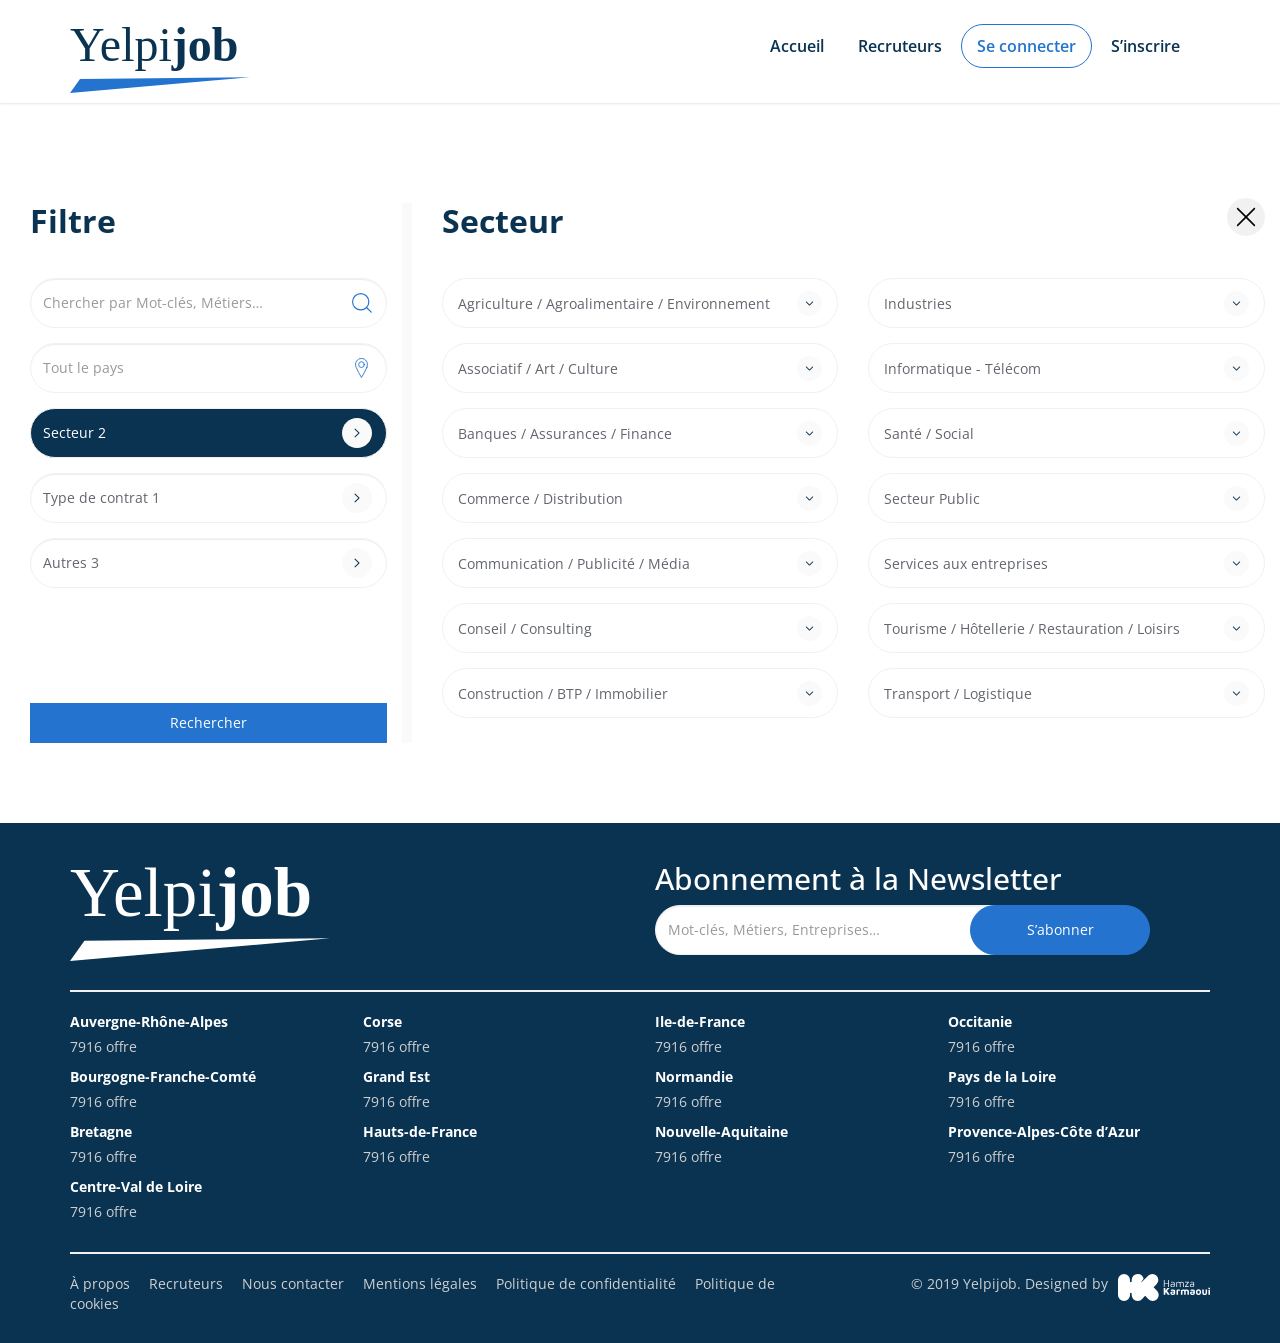
<file: filter_secteur.html>
<!DOCTYPE html>
<html>
<head>
    <meta charset="UTF-8">
	<meta name="viewport" content="width=device-width, initial-scale=1.0"> 
	<title></title>
	<link rel="stylesheet" type="text/css" href="ressources/css/global.css">
	<link rel="stylesheet" href="ressources/css/owl.carousel.min.css">
	<link rel="stylesheet" href="ressources/css/owl.theme.default.min.css">
    <link href="https://fonts.googleapis.com/css?family=Open+Sans:400,600,700" rel="stylesheet">
</head>
<body>
<header>
    <div class="container">
        <div class="row">
            <div class="col-sm-3">
                <img src="img/logo.svg" class="img-responsive">
            </div>
            <div class="col-sm-9">
                <nav class="">
                    <div class="navbar-header">
                            <button type="button" class="navbar-toggle" data-toggle="collapse" data-target="#bs-example-navbar-collapse-1">
                              <span class="sr-only">Navigation</span>
                              <span class="icon-bar"></span>
                              <span class="icon-bar"></span>
                              <span class="icon-bar"></span>
                            </button>
                    </div>
                    <div class="collapse navbar-collapse" id="bs-example-navbar-collapse-1">
                        <ul class="">
                            <li><a href="#">Accueil</a></li>
                            <li><a href="#">Recruteurs</a></li>
                            <li><a href="#" class="button">Se connecter</a></li>
                            <li><a href="#">S’inscrire</a></li>
                        </ul>
                    </div>
                </nav>
            </div>
        </div>
    </div>
</header>
<section>
    <div class="container-fluid">
        <div class="row">
            <div class="col-sm-4">
                <div class="filter">
                    <h2>Filtre</h2>
                    <div class="filter-search">
                        <div class="form-group loup">
                            <input type="" name="" class="form-control" placeholder="Chercher par Mot-clés, Métiers…" /> 
                        </div>
                        <div class="form-group map">
                            <input type="" name="" class="form-control" placeholder="Tout le pays"> 
                        </div>
                        <div class="form-group">
                            <div class="select2 active">
                               <select class="form-control">
                                    <option>Secteur 2</option>
                                    <option>Secteur 1</option>
                                    <option>Secteur 3</option>
                               </select>
                           </div>
                        </div>
                        <div class="form-group">
                            <div class="select2">
                                <select class="form-control">
                                   <option>Type de contrat 1</option>
                                   <option>Type de contrat 2</option>
                                   <option>Type de contrat 3</option>
                               </select>
                           </div>
                        </div>
                        <div class="form-group">
                            <div class="select2">
                                <select class="form-control">
                                   <option>Autres 3</option>
                               </select>
                           </div>
                        </div>
                    </div>
                     <button class="button2">Rechercher</button>
                </div>
            </div>
            <div class="col-sm-8">
                <h2>Secteur <span class="close"></span></h2>
                <div class="row">
                    <div class="col-sm-6">
                        <div data-toggle="collapse" data-target="#opt1" class="option">Agriculture / Agroalimentaire / Environnement <span></span></div>
                        <div id="opt1" class="collapse option-coll">
                            <div class="form-group">
                                <label><input type="checkbox" id="check4"><span>Assurances</span></label>
                            </div>
                            <div class="form-group">
                                <label><input type="checkbox" id="check4" checked><span>Banques, Etablissements de crédits</span></label>
                            </div>
                            <div class="form-group">
                                <label><input type="checkbox" id="check4" checked><span>Finance de marché</span></label>
                            </div>
                        </div>
                        <div data-toggle="collapse" data-target="#opt2" class="option">Associatif / Art / Culture <span></span></div>
                        <div id="opt2" class="collapse option-coll">
                            <div class="form-group">
                                <label><input type="checkbox" id="check4"><span>Assurances</span></label>
                            </div>
                            <div class="form-group">
                                <label><input type="checkbox" id="check4" checked><span>Banques, Etablissements de crédits</span></label>
                            </div>
                            <div class="form-group">
                                <label><input type="checkbox" id="check4" checked><span>Finance de marché</span></label>
                            </div>
                        </div>
                        <div data-toggle="collapse" data-target="#opt3" class="option">Banques / Assurances / Finance<span></span></div>
                        <div id="opt3" class="collapse option-coll">
                            <div class="form-group">
                                <label><input type="checkbox" id="check4"><span>Assurances</span></label>
                            </div>
                            <div class="form-group">
                                <label><input type="checkbox" id="check4" checked><span>Banques, Etablissements de crédits</span></label>
                            </div>
                            <div class="form-group">
                                <label><input type="checkbox" id="check4" checked><span>Finance de marché</span></label>
                            </div>
                        </div>
                        <div data-toggle="collapse" data-target="#opt4" class="option">Commerce / Distribution<span></span></div>
                        <div id="opt4" class="collapse option-coll">
                            <div class="form-group">
                                <label><input type="checkbox" id="check4"><span>Assurances</span></label>
                            </div>
                            <div class="form-group">
                                <label><input type="checkbox" id="check4" checked><span>Banques, Etablissements de crédits</span></label>
                            </div>
                            <div class="form-group">
                                <label><input type="checkbox" id="check4" checked><span>Finance de marché</span></label>
                            </div>
                        </div>
                        <div data-toggle="collapse" data-target="#opt5" class="option">Communication / Publicité / Média<span></span></div>
                        <div id="opt5" class="collapse option-coll">
                            <div class="form-group">
                                <label><input type="checkbox" id="check4"><span>Assurances</span></label>
                            </div>
                            <div class="form-group">
                                <label><input type="checkbox" id="check4" checked><span>Banques, Etablissements de crédits</span></label>
                            </div>
                            <div class="form-group">
                                <label><input type="checkbox" id="check4" checked><span>Finance de marché</span></label>
                            </div>
                        </div>
                        <div data-toggle="collapse" data-target="#opt6" class="option">Conseil / Consulting<span></span></div>
                        <div id="opt6" class="collapse option-coll">
                            <div class="form-group">
                                <label><input type="checkbox" id="check4"><span>Assurances</span></label>
                            </div>
                            <div class="form-group">
                                <label><input type="checkbox" id="check4" checked><span>Banques, Etablissements de crédits</span></label>
                            </div>
                            <div class="form-group">
                                <label><input type="checkbox" id="check4" checked><span>Finance de marché</span></label>
                            </div>
                        </div>
                        <div data-toggle="collapse" data-target="#opt6" class="option">Construction / BTP / Immobilier<span></span></div>
                        <div id="opt6" class="collapse option-coll">
                            <div class="form-group">
                                <label><input type="checkbox" id="check4"><span>Assurances</span></label>
                            </div>
                            <div class="form-group">
                                <label><input type="checkbox" id="check4" checked><span>Banques, Etablissements de crédits</span></label>
                            </div>
                            <div class="form-group">
                                <label><input type="checkbox" id="check4" checked><span>Finance de marché</span></label>
                            </div>
                        </div>
                    </div>
                    <div class="col-sm-6">
                        <div data-toggle="collapse" data-target="#opt7" class="option">Industries<span></span></div>
                        <div id="opt7" class="collapse option-coll">
                            <div class="form-group">
                                <label><input type="checkbox" id="check4"><span>Assurances</span></label>
                            </div>
                            <div class="form-group">
                                <label><input type="checkbox" id="check4" checked><span>Banques, Etablissements de crédits</span></label>
                            </div>
                            <div class="form-group">
                                <label><input type="checkbox" id="check4" checked><span>Finance de marché</span></label>
                            </div>
                        </div>
                        <div data-toggle="collapse" data-target="#opt8" class="option">Informatique - Télécom<span></span></div>
                        <div id="opt8" class="collapse option-coll">
                            <div class="form-group">
                                <label><input type="checkbox" id="check4"><span>Assurances</span></label>
                            </div>
                            <div class="form-group">
                                <label><input type="checkbox" id="check4" checked><span>Banques, Etablissements de crédits</span></label>
                            </div>
                            <div class="form-group">
                                <label><input type="checkbox" id="check4" checked><span>Finance de marché</span></label>
                            </div>
                        </div>
                        <div data-toggle="collapse" data-target="#opt9" class="option">Santé / Social<span></span></div>
                        <div id="opt9" class="collapse option-coll">
                            <div class="form-group">
                                <label><input type="checkbox" id="check4"><span>Assurances</span></label>
                            </div>
                            <div class="form-group">
                                <label><input type="checkbox" id="check4" checked><span>Banques, Etablissements de crédits</span></label>
                            </div>
                            <div class="form-group">
                                <label><input type="checkbox" id="check4" checked><span>Finance de marché</span></label>
                            </div>
                        </div>
                        <div data-toggle="collapse" data-target="#opt10" class="option">Secteur Public<span></span></div>
                        <div id="opt10" class="collapse option-coll">
                            <div class="form-group">
                                <label><input type="checkbox" id="check4"><span>Assurances</span></label>
                            </div>
                            <div class="form-group">
                                <label><input type="checkbox" id="check4" checked><span>Banques, Etablissements de crédits</span></label>
                            </div>
                            <div class="form-group">
                                <label><input type="checkbox" id="check4" checked><span>Finance de marché</span></label>
                            </div>
                        </div>
                        <div data-toggle="collapse" data-target="#opt11" class="option">Services aux entreprises<span></span></div>
                        <div id="opt11" class="collapse option-coll">
                            <div class="form-group">
                                <label><input type="checkbox" id="check4"><span>Assurances</span></label>
                            </div>
                            <div class="form-group">
                                <label><input type="checkbox" id="check4" checked><span>Banques, Etablissements de crédits</span></label>
                            </div>
                            <div class="form-group">
                                <label><input type="checkbox" id="check4" checked><span>Finance de marché</span></label>
                            </div>
                        </div>
                        <div data-toggle="collapse" data-target="#opt12" class="option">Tourisme / Hôtellerie / Restauration / Loisirs<span></span></div>
                        <div id="opt12" class="collapse option-coll">
                            <div class="form-group">
                                <label><input type="checkbox" id="check4"><span>Assurances</span></label>
                            </div>
                            <div class="form-group">
                                <label><input type="checkbox" id="check4" checked><span>Banques, Etablissements de crédits</span></label>
                            </div>
                            <div class="form-group">
                                <label><input type="checkbox" id="check4" checked><span>Finance de marché</span></label>
                            </div>
                        </div>
                        <div data-toggle="collapse" data-target="#opt13" class="option">Transport / Logistique<span></span></div>
                        <div id="opt13" class="collapse option-coll">
                            <div class="form-group">
                                <label><input type="checkbox" id="check4"><span>Assurances</span></label>
                            </div>
                            <div class="form-group">
                                <label><input type="checkbox" id="check4" checked><span>Banques, Etablissements de crédits</span></label>
                            </div>
                            <div class="form-group">
                                <label><input type="checkbox" id="check4" checked><span>Finance de marché</span></label>
                            </div>
                        </div>
                    </div>
                </div>
            </div>
        </div>
    </div>
</section>
<footer class="bg-blue">
    <div class="container">
        <div class="row">
            <div class="col-sm-6">
                <img src="img/logo-white.svg" class="img-responsive">
            </div>
            <div class="col-sm-6">
                <div class="newsletter">
                    <h2>Abonnement à la Newsletter</h2>
                    <div class="row">
                        <div class="col-sm-8 noPaddingRight">
                            <div class="form-group">
                                <input type="" name="" class="form-control" placeholder="Mot-clés, Métiers, Entreprises…"> 
                            </div>
                        </div>
                        <div class="col-sm-4 noPaddingLeft">
                            <div class="form-group">
                               <button class="button1">S’abonner</button> 
                            </div>
                        </div>
                    </div>
                </div>
            </div>
        </div>
        <hr>
        <div class="row">
            <div class="col-sm-3">
                <p><span>Auvergne-Rhône-Alpes</span> 7916 offre</p>
                <p><span>Bourgogne-Franche-Comté</span> 7916 offre</p>
                <p><span>Bretagne</span> 7916 offre</p>
                <p><span>Centre-Val de Loire</span> 7916 offre</p>
            </div>
            <div class="col-sm-3">
                <p><span>Corse</span> 7916 offre</p>
                <p><span>Grand Est</span> 7916 offre</p>
                <p><span>Hauts-de-France</span> 7916 offre</p>
            </div>
            <div class="col-sm-3">
                <p><span>Ile-de-France</span> 7916 offre</p>
                <p><span>Normandie</span> 7916 offre</p>
                <p><span>Nouvelle-Aquitaine</span> 7916 offre</p>
            </div>
            <div class="col-sm-3">
                <p><span>Occitanie</span> 7916 offre</p>
                <p><span>Pays de la Loire</span> 7916 offre</p>
                <p><span>Provence-Alpes-Côte d’Azur</span> 7916 offre</p>
            </div>
        </div>
        <hr>
        <div class="row">
            <div class="col-sm-8">
                <p>
                    <a href="">À propos</a>
                    <a href="">Recruteurs</a>
                    <a href="">Nous contacter</a>
                    <a href="">Mentions légales</a>
                    <a href="">Politique de confidentialité</a>
                    <a href="">Politique de cookies</a>
                </p>
            </div>
            <div class="col-sm-4">
                <p class="text-right">© 2019 Yelpijob. Designed by <img src="img/logo-footer.svg" class="logo-footer" /></p>
            </div>
        </div>
    </div>
</footer>
<script src="ressources/js/jquery-1.11.0.min.js"></script>
<script src="ressources/js/bootstrap.min.js"></script>
<script src="ressources/js/owl.carousel.js"></script>
<script type="text/javascript">
$(document).ready(function(){
 $('.slide1').owlCarousel({
    loop:true,
    margin:20,
    nav:true,
    responsive:{
        0:{
            items:1,
        },
        768:{
            items:2

        },
        992:{
            items:3
        },
        1200:{
            items:4
        }
   		}
	})
});
</script>
</file>
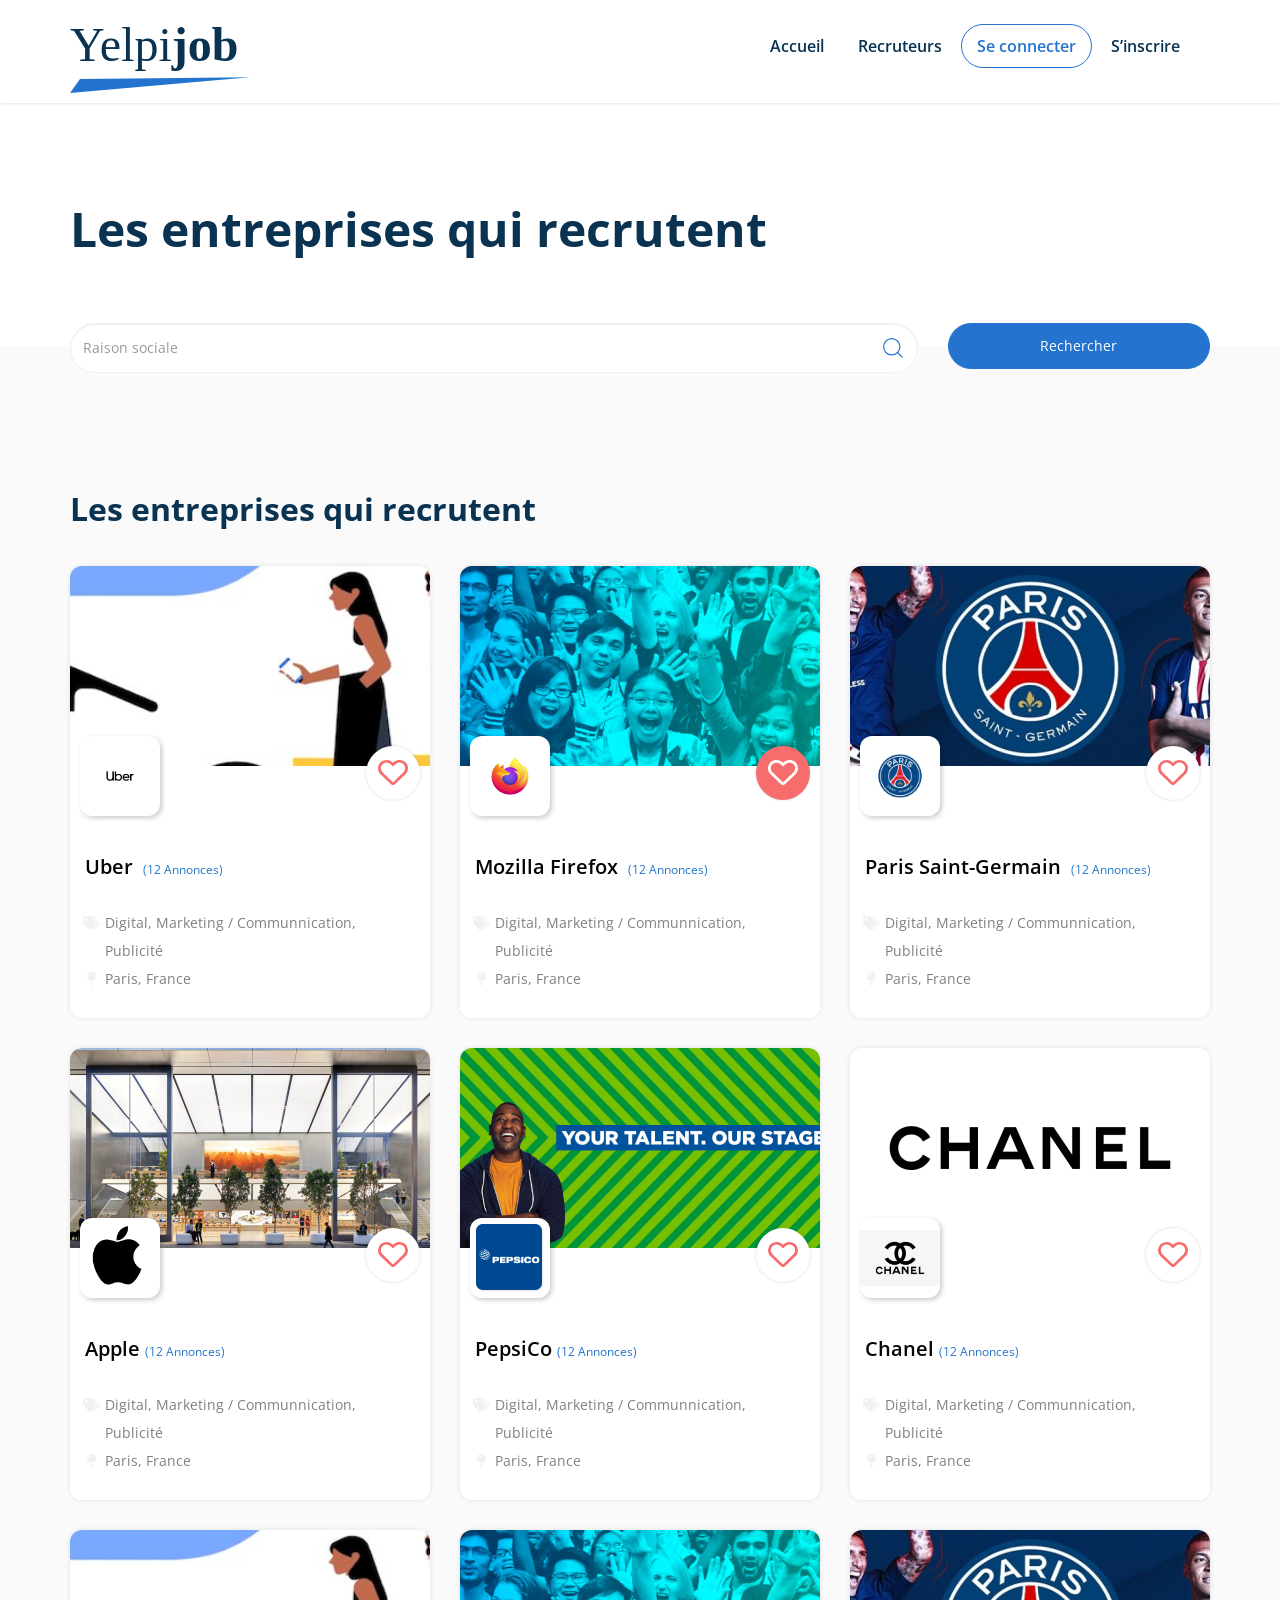
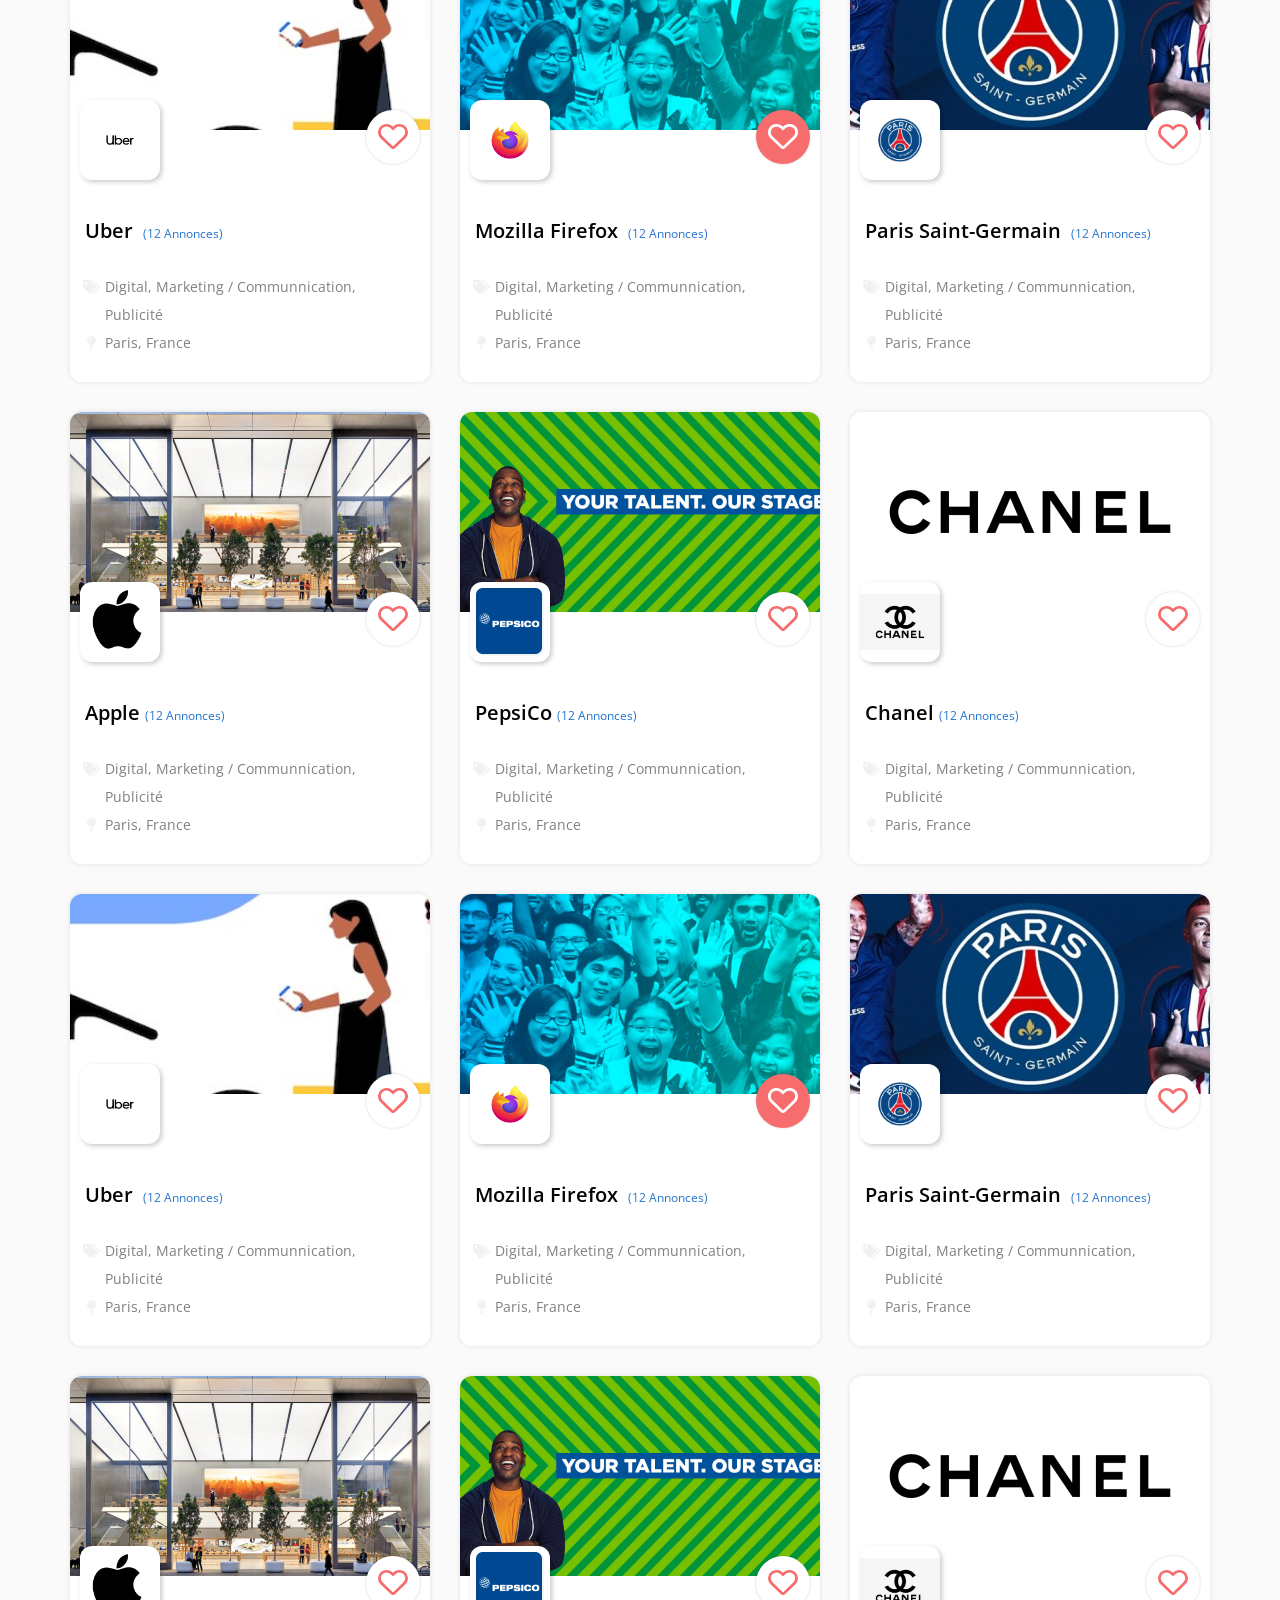
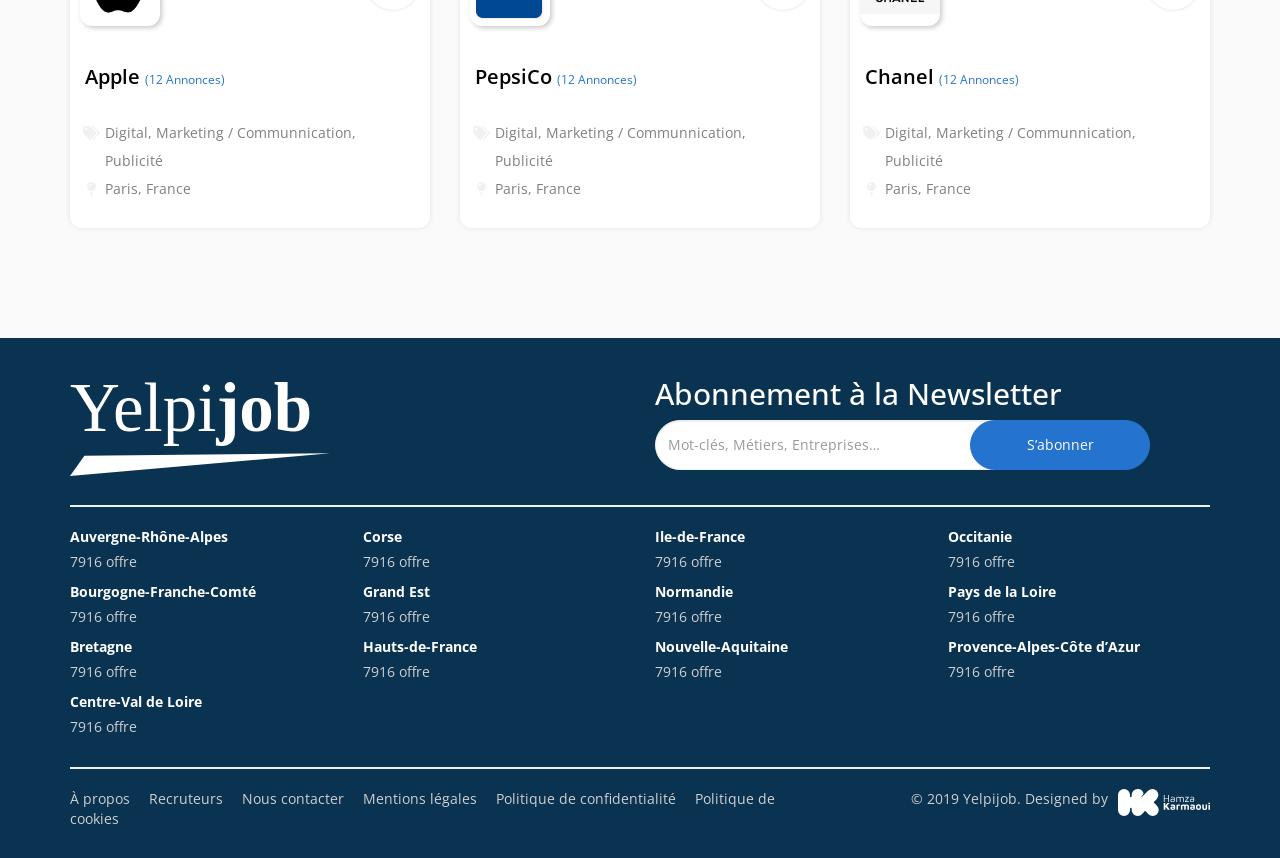
<file: liste-des-entreprises.html>
<!DOCTYPE html>
<html>
<head>
    <meta charset="UTF-8">
	<meta name="viewport" content="width=device-width, initial-scale=1.0"> 
	<title></title>
	<link rel="stylesheet" type="text/css" href="ressources/css/global.css">
	<link rel="stylesheet" href="ressources/css/owl.carousel.min.css">
	<link rel="stylesheet" href="ressources/css/owl.theme.default.min.css">
    <link href="https://fonts.googleapis.com/css?family=Open+Sans:400,600,700" rel="stylesheet">
</head>
<body>
<header>
    <div class="container">
        <div class="row">
            <div class="col-sm-3">
                <img src="img/logo.svg" class="img-responsive">
            </div>
            <div class="col-sm-9">
                <nav class="">
                    <div class="navbar-header">
                            <button type="button" class="navbar-toggle" data-toggle="collapse" data-target="#bs-example-navbar-collapse-1">
                              <span class="sr-only">Navigation</span>
                              <span class="icon-bar"></span>
                              <span class="icon-bar"></span>
                              <span class="icon-bar"></span>
                            </button>
                    </div>
                    <div class="collapse navbar-collapse" id="bs-example-navbar-collapse-1">
                        <ul class="">
                            <li><a href="index.html">Accueil</a></li>
                            <li><a href="#">Recruteurs</a></li>
                            <li><a href="#" class="button">Se connecter</a></li>
                            <li><a href="#">S’inscrire</a></li>
                        </ul>
                    </div>
                </nav>
            </div>
        </div>
    </div>
</header>
<section class="slide">
    <div class="container">
        <h1>Les entreprises qui recrutent</h1>
    </div>
</section>
<section class="search bg-gray noPaddingBottom">
    <div class="container">
        <div class="pos01">
            <form>
                <div class="row">
                    <div class="col-sm-9">
                        <div class="form-group loup">
                            <input type="" name="" class="form-control" placeholder="Raison sociale"> 
                        </div>
                    </div>
                    <div class="col-sm-3">
                        <button class="button1 full-width">Rechercher</button>
                    </div>
                </div>
            </form>
        </div>
    </div>
</section>
<section class="bg-gray noPaddingTop">
    <div class="container">
        <h2>Les entreprises qui recrutent</h2>
        <div class="row">
            <div class="col-sm-4">
                <div class="box1">
                    <div class="img-bg">
                        <img src="img/bg1.png">
                    </div>
                    <div class="middle-icons">
                        <div class="row">
                            <div class="col-sm-6">
                                 <div class="middle-logo">
                                    <img src="img/uber.png">
                                </div>
                            </div>
                            <div class="col-sm-6">
                                <div class="middle-like"></div>
                            </div>
                        </div>
                    </div>
                    <div class="text">
                        <h3 class="title">Uber <span class="count">(12 Annonces)</span></h3>
                        <ul class="infos">
                            <li class="label-infos">Digital, Marketing / Communnication, Publicité</li>
                            <li class="label-map">Paris, France</li>
                        </ul>
                    </div>
                </div>
            </div>
             <div class="col-sm-4">
                <div class="box1">
                    <div class="img-bg">
                        <img src="img/bg2.png">
                    </div>
                    <div class="middle-icons">
                        <div class="row">
                            <div class="col-sm-6">
                                 <div class="middle-logo">
                                    <img src="img/firefox.png">
                                </div>
                            </div>
                            <div class="col-sm-6">
                                <div class="middle-like liked"></div>
                            </div>
                        </div>
                    </div>
                    <div class="text">
                        <h3 class="title">Mozilla Firefox <span class="count">(12 Annonces)</span></h3>
                        <ul class="infos">
                            <li class="label-infos">Digital, Marketing / Communnication, Publicité</li>
                            <li class="label-map">Paris, France</li>
                        </ul>
                    </div>
                </div>
            </div>
             <div class="col-sm-4">
                <div class="box1">
                    <div class="img-bg">
                        <img src="img/bg3.png">
                    </div>
                    <div class="middle-icons">
                        <div class="row">
                            <div class="col-sm-6">
                                 <div class="middle-logo">
                                    <img src="img/paris.jpg">
                                </div>
                            </div>
                            <div class="col-sm-6">
                                <div class="middle-like"></div>
                            </div>
                        </div>
                    </div>
                    <div class="text">
                        <h3 class="title">Paris Saint-Germain <span class="count">(12 Annonces)</span></h3>
                        <ul class="infos">
                            <li class="label-infos">Digital, Marketing / Communnication, Publicité</li>
                            <li class="label-map">Paris, France</li>
                        </ul>
                    </div>
                </div>
            </div>
        </div>
        <div class="row">
            <div class="col-sm-4">
                <div class="box1">
                    <div class="img-bg">
                        <img src="img/bg4.png">
                    </div>
                    <div class="middle-icons">
                        <div class="row">
                            <div class="col-sm-6">
                                 <div class="middle-logo">
                                    <img src="img/apple.jpg">
                                </div>
                            </div>
                            <div class="col-sm-6">
                                <div class="middle-like"></div>
                            </div>
                        </div>
                    </div>
                    <div class="text">
                        <h3 class="title">Apple<span class="count">(12 Annonces)</span></h3>
                        <ul class="infos">
                            <li class="label-infos">Digital, Marketing / Communnication, Publicité</li>
                            <li class="label-map">Paris, France</li>
                        </ul>
                    </div>
                </div>
            </div>
            <div class="col-sm-4">
                <div class="box1">
                    <div class="img-bg">
                        <img src="img/bg5.png">
                    </div>
                    <div class="middle-icons">
                        <div class="row">
                            <div class="col-sm-6">
                                 <div class="middle-logo">
                                    <img src="img/pepsico.png">
                                </div>
                            </div>
                            <div class="col-sm-6">
                                <div class="middle-like"></div>
                            </div>
                        </div>
                    </div>
                    <div class="text">
                        <h3 class="title">PepsiCo<span class="count">(12 Annonces)</span></h3>
                        <ul class="infos">
                            <li class="label-infos">Digital, Marketing / Communnication, Publicité</li>
                            <li class="label-map">Paris, France</li>
                        </ul>
                    </div>
                </div>
            </div>
             <div class="col-sm-4">
                <div class="box1">
                    <div class="img-bg">
                        <img src="img/bg6.png">
                    </div>
                    <div class="middle-icons">
                        <div class="row">
                            <div class="col-sm-6">
                                 <div class="middle-logo">
                                    <img src="img/chanel.gif">
                                </div>
                            </div>
                            <div class="col-sm-6">
                                <div class="middle-like"></div>
                            </div>
                        </div>
                    </div>
                    <div class="text">
                        <h3 class="title">Chanel<span class="count">(12 Annonces)</span></h3>
                        <ul class="infos">
                            <li class="label-infos">Digital, Marketing / Communnication, Publicité</li>
                            <li class="label-map">Paris, France</li>
                        </ul>
                    </div>
                </div>
            </div>
        </div>
        <div class="row">
            <div class="col-sm-4">
                <div class="box1">
                    <div class="img-bg">
                        <img src="img/bg1.png">
                    </div>
                    <div class="middle-icons">
                        <div class="row">
                            <div class="col-sm-6">
                                 <div class="middle-logo">
                                    <img src="img/uber.png">
                                </div>
                            </div>
                            <div class="col-sm-6">
                                <div class="middle-like"></div>
                            </div>
                        </div>
                    </div>
                    <div class="text">
                        <h3 class="title">Uber <span class="count">(12 Annonces)</span></h3>
                        <ul class="infos">
                            <li class="label-infos">Digital, Marketing / Communnication, Publicité</li>
                            <li class="label-map">Paris, France</li>
                        </ul>
                    </div>
                </div>
            </div>
             <div class="col-sm-4">
                <div class="box1">
                    <div class="img-bg">
                        <img src="img/bg2.png">
                    </div>
                    <div class="middle-icons">
                        <div class="row">
                            <div class="col-sm-6">
                                 <div class="middle-logo">
                                    <img src="img/firefox.png">
                                </div>
                            </div>
                            <div class="col-sm-6">
                                <div class="middle-like liked"></div>
                            </div>
                        </div>
                    </div>
                    <div class="text">
                        <h3 class="title">Mozilla Firefox <span class="count">(12 Annonces)</span></h3>
                        <ul class="infos">
                            <li class="label-infos">Digital, Marketing / Communnication, Publicité</li>
                            <li class="label-map">Paris, France</li>
                        </ul>
                    </div>
                </div>
            </div>
             <div class="col-sm-4">
                <div class="box1">
                    <div class="img-bg">
                        <img src="img/bg3.png">
                    </div>
                    <div class="middle-icons">
                        <div class="row">
                            <div class="col-sm-6">
                                 <div class="middle-logo">
                                    <img src="img/paris.jpg">
                                </div>
                            </div>
                            <div class="col-sm-6">
                                <div class="middle-like"></div>
                            </div>
                        </div>
                    </div>
                    <div class="text">
                        <h3 class="title">Paris Saint-Germain <span class="count">(12 Annonces)</span></h3>
                        <ul class="infos">
                            <li class="label-infos">Digital, Marketing / Communnication, Publicité</li>
                            <li class="label-map">Paris, France</li>
                        </ul>
                    </div>
                </div>
            </div>
        </div>
        <div class="row">
            <div class="col-sm-4">
                <div class="box1">
                    <div class="img-bg">
                        <img src="img/bg4.png">
                    </div>
                    <div class="middle-icons">
                        <div class="row">
                            <div class="col-sm-6">
                                 <div class="middle-logo">
                                    <img src="img/apple.jpg">
                                </div>
                            </div>
                            <div class="col-sm-6">
                                <div class="middle-like"></div>
                            </div>
                        </div>
                    </div>
                    <div class="text">
                        <h3 class="title">Apple<span class="count">(12 Annonces)</span></h3>
                        <ul class="infos">
                            <li class="label-infos">Digital, Marketing / Communnication, Publicité</li>
                            <li class="label-map">Paris, France</li>
                        </ul>
                    </div>
                </div>
            </div>
            <div class="col-sm-4">
                <div class="box1">
                    <div class="img-bg">
                        <img src="img/bg5.png">
                    </div>
                    <div class="middle-icons">
                        <div class="row">
                            <div class="col-sm-6">
                                 <div class="middle-logo">
                                    <img src="img/pepsico.png">
                                </div>
                            </div>
                            <div class="col-sm-6">
                                <div class="middle-like"></div>
                            </div>
                        </div>
                    </div>
                    <div class="text">
                        <h3 class="title">PepsiCo<span class="count">(12 Annonces)</span></h3>
                        <ul class="infos">
                            <li class="label-infos">Digital, Marketing / Communnication, Publicité</li>
                            <li class="label-map">Paris, France</li>
                        </ul>
                    </div>
                </div>
            </div>
             <div class="col-sm-4">
                <div class="box1">
                    <div class="img-bg">
                        <img src="img/bg6.png">
                    </div>
                    <div class="middle-icons">
                        <div class="row">
                            <div class="col-sm-6">
                                 <div class="middle-logo">
                                    <img src="img/chanel.gif">
                                </div>
                            </div>
                            <div class="col-sm-6">
                                <div class="middle-like"></div>
                            </div>
                        </div>
                    </div>
                    <div class="text">
                        <h3 class="title">Chanel<span class="count">(12 Annonces)</span></h3>
                        <ul class="infos">
                            <li class="label-infos">Digital, Marketing / Communnication, Publicité</li>
                            <li class="label-map">Paris, France</li>
                        </ul>
                    </div>
                </div>
            </div>
        </div>
        <div class="row">
            <div class="col-sm-4">
                <div class="box1">
                    <div class="img-bg">
                        <img src="img/bg1.png">
                    </div>
                    <div class="middle-icons">
                        <div class="row">
                            <div class="col-sm-6">
                                 <div class="middle-logo">
                                    <img src="img/uber.png">
                                </div>
                            </div>
                            <div class="col-sm-6">
                                <div class="middle-like"></div>
                            </div>
                        </div>
                    </div>
                    <div class="text">
                        <h3 class="title">Uber <span class="count">(12 Annonces)</span></h3>
                        <ul class="infos">
                            <li class="label-infos">Digital, Marketing / Communnication, Publicité</li>
                            <li class="label-map">Paris, France</li>
                        </ul>
                    </div>
                </div>
            </div>
             <div class="col-sm-4">
                <div class="box1">
                    <div class="img-bg">
                        <img src="img/bg2.png">
                    </div>
                    <div class="middle-icons">
                        <div class="row">
                            <div class="col-sm-6">
                                 <div class="middle-logo">
                                    <img src="img/firefox.png">
                                </div>
                            </div>
                            <div class="col-sm-6">
                                <div class="middle-like liked"></div>
                            </div>
                        </div>
                    </div>
                    <div class="text">
                        <h3 class="title">Mozilla Firefox <span class="count">(12 Annonces)</span></h3>
                        <ul class="infos">
                            <li class="label-infos">Digital, Marketing / Communnication, Publicité</li>
                            <li class="label-map">Paris, France</li>
                        </ul>
                    </div>
                </div>
            </div>
             <div class="col-sm-4">
                <div class="box1">
                    <div class="img-bg">
                        <img src="img/bg3.png">
                    </div>
                    <div class="middle-icons">
                        <div class="row">
                            <div class="col-sm-6">
                                 <div class="middle-logo">
                                    <img src="img/paris.jpg">
                                </div>
                            </div>
                            <div class="col-sm-6">
                                <div class="middle-like"></div>
                            </div>
                        </div>
                    </div>
                    <div class="text">
                        <h3 class="title">Paris Saint-Germain <span class="count">(12 Annonces)</span></h3>
                        <ul class="infos">
                            <li class="label-infos">Digital, Marketing / Communnication, Publicité</li>
                            <li class="label-map">Paris, France</li>
                        </ul>
                    </div>
                </div>
            </div>
        </div>
        <div class="row">
            <div class="col-sm-4">
                <div class="box1">
                    <div class="img-bg">
                        <img src="img/bg4.png">
                    </div>
                    <div class="middle-icons">
                        <div class="row">
                            <div class="col-sm-6">
                                 <div class="middle-logo">
                                    <img src="img/apple.jpg">
                                </div>
                            </div>
                            <div class="col-sm-6">
                                <div class="middle-like"></div>
                            </div>
                        </div>
                    </div>
                    <div class="text">
                        <h3 class="title">Apple<span class="count">(12 Annonces)</span></h3>
                        <ul class="infos">
                            <li class="label-infos">Digital, Marketing / Communnication, Publicité</li>
                            <li class="label-map">Paris, France</li>
                        </ul>
                    </div>
                </div>
            </div>
            <div class="col-sm-4">
                <div class="box1">
                    <div class="img-bg">
                        <img src="img/bg5.png">
                    </div>
                    <div class="middle-icons">
                        <div class="row">
                            <div class="col-sm-6">
                                 <div class="middle-logo">
                                    <img src="img/pepsico.png">
                                </div>
                            </div>
                            <div class="col-sm-6">
                                <div class="middle-like"></div>
                            </div>
                        </div>
                    </div>
                    <div class="text">
                        <h3 class="title">PepsiCo<span class="count">(12 Annonces)</span></h3>
                        <ul class="infos">
                            <li class="label-infos">Digital, Marketing / Communnication, Publicité</li>
                            <li class="label-map">Paris, France</li>
                        </ul>
                    </div>
                </div>
            </div>
             <div class="col-sm-4">
                <div class="box1">
                    <div class="img-bg">
                        <img src="img/bg6.png">
                    </div>
                    <div class="middle-icons">
                        <div class="row">
                            <div class="col-sm-6">
                                 <div class="middle-logo">
                                    <img src="img/chanel.gif">
                                </div>
                            </div>
                            <div class="col-sm-6">
                                <div class="middle-like"></div>
                            </div>
                        </div>
                    </div>
                    <div class="text">
                        <h3 class="title">Chanel<span class="count">(12 Annonces)</span></h3>
                        <ul class="infos">
                            <li class="label-infos">Digital, Marketing / Communnication, Publicité</li>
                            <li class="label-map">Paris, France</li>
                        </ul>
                    </div>
                </div>
            </div>
        </div>
    </div>
</section>
<footer class="bg-blue">
    <div class="container">
        <div class="row">
            <div class="col-sm-6">
                <img src="img/logo-white.svg" class="img-responsive">
            </div>
            <div class="col-sm-6">
                <div class="newsletter">
                    <h2>Abonnement à la Newsletter</h2>
                    <div class="row">
                        <div class="col-sm-8 noPaddingRight">
                            <div class="form-group">
                                <input type="" name="" class="form-control" placeholder="Mot-clés, Métiers, Entreprises…"> 
                            </div>
                        </div>
                        <div class="col-sm-4 noPaddingLeft">
                            <div class="form-group">
                               <button class="button1">S’abonner</button> 
                            </div>
                        </div>
                    </div>
                </div>
            </div>
        </div>
        <hr>
        <div class="row">
            <div class="col-sm-3">
                <p><span>Auvergne-Rhône-Alpes</span> 7916 offre</p>
                <p><span>Bourgogne-Franche-Comté</span> 7916 offre</p>
                <p><span>Bretagne</span> 7916 offre</p>
                <p><span>Centre-Val de Loire</span> 7916 offre</p>
            </div>
            <div class="col-sm-3">
                <p><span>Corse</span> 7916 offre</p>
                <p><span>Grand Est</span> 7916 offre</p>
                <p><span>Hauts-de-France</span> 7916 offre</p>
            </div>
            <div class="col-sm-3">
                <p><span>Ile-de-France</span> 7916 offre</p>
                <p><span>Normandie</span> 7916 offre</p>
                <p><span>Nouvelle-Aquitaine</span> 7916 offre</p>
            </div>
            <div class="col-sm-3">
                <p><span>Occitanie</span> 7916 offre</p>
                <p><span>Pays de la Loire</span> 7916 offre</p>
                <p><span>Provence-Alpes-Côte d’Azur</span> 7916 offre</p>
            </div>
        </div>
        <hr>
        <div class="row">
            <div class="col-sm-8">
                <p>
                    <a href="">À propos</a>
                    <a href="">Recruteurs</a>
                    <a href="">Nous contacter</a>
                    <a href="">Mentions légales</a>
                    <a href="">Politique de confidentialité</a>
                    <a href="">Politique de cookies</a>
                </p>
            </div>
            <div class="col-sm-4">
                <p class="text-right">© 2019 Yelpijob. Designed by <img src="img/logo-footer.svg" class="logo-footer" /></p>
            </div>
        </div>
    </div>
</footer>
<script src="ressources/js/jquery-1.11.0.min.js"></script>
<script src="ressources/js/bootstrap.min.js"></script>
<script src="ressources/js/owl.carousel.js"></script>
</file>
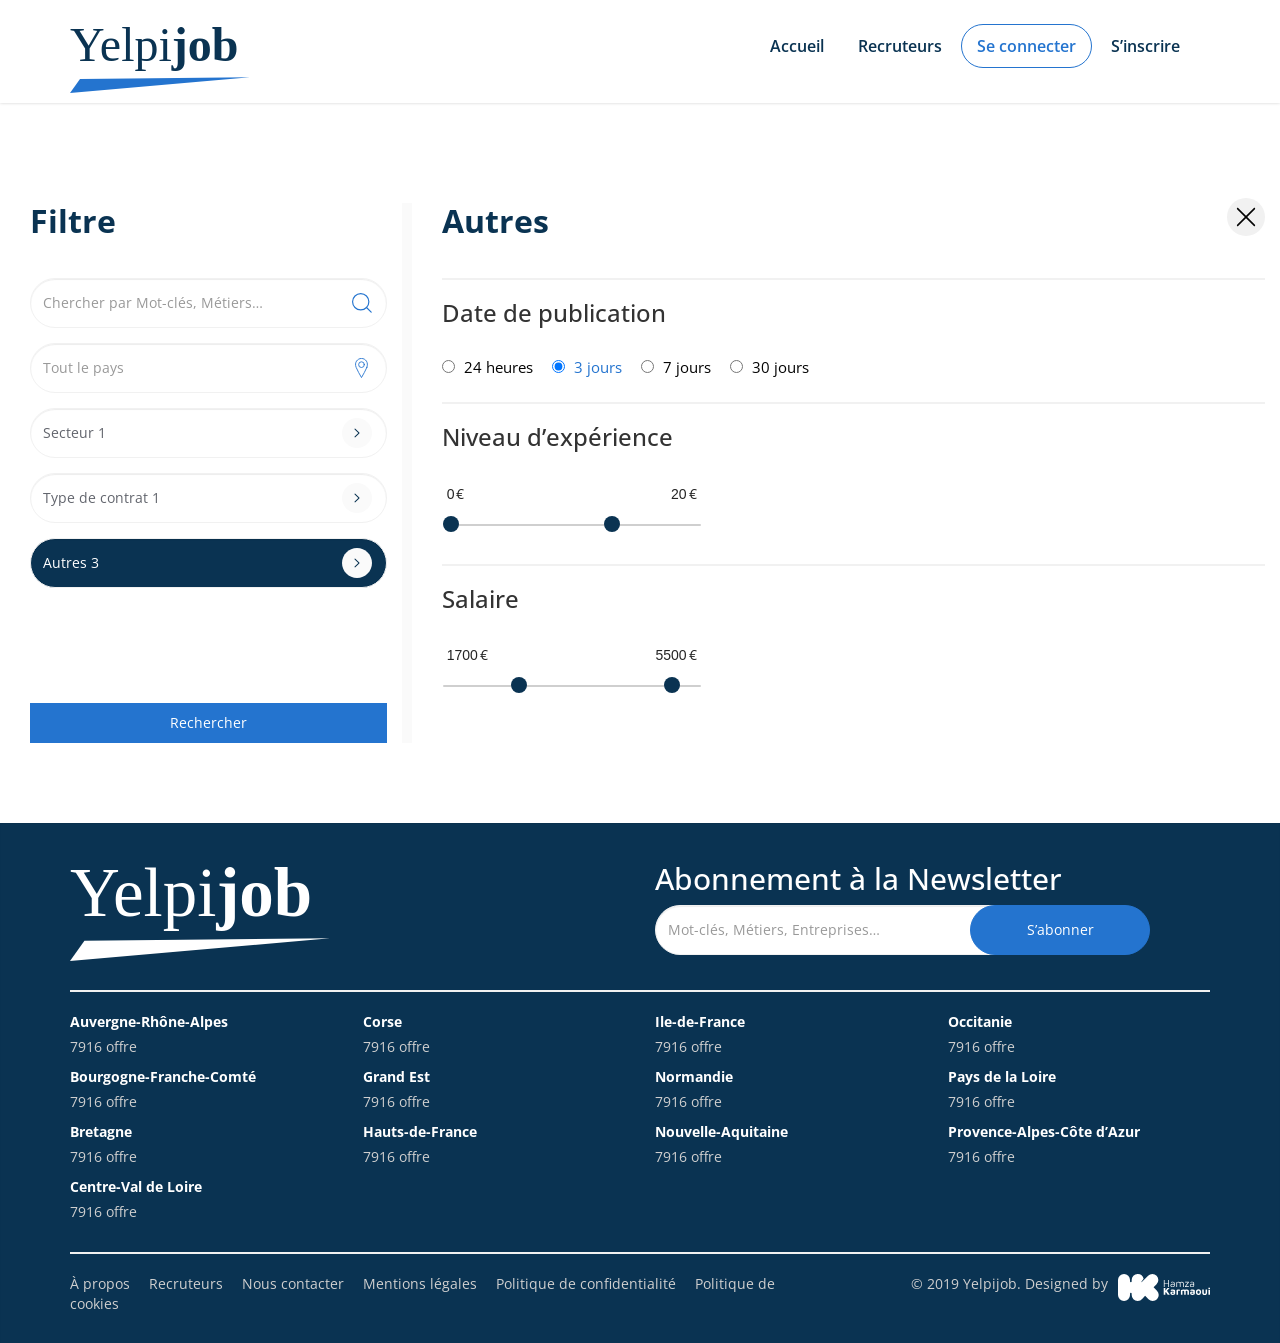
<file: localisation_autres.html>
<!DOCTYPE html>
<html>
<head>
    <meta charset="UTF-8">
	<meta name="viewport" content="width=device-width, initial-scale=1.0"> 
	<title></title>
	<link rel="stylesheet" type="text/css" href="ressources/css/global.css">
    <link rel="stylesheet" type="text/css" href="ressources/css/filter_price.css">
	<link rel="stylesheet" href="ressources/css/owl.carousel.min.css">
	<link rel="stylesheet" href="ressources/css/owl.theme.default.min.css">
    <link href="https://fonts.googleapis.com/css?family=Open+Sans:400,600,700" rel="stylesheet">
</head>
<body>
<header>
    <div class="container">
        <div class="row">
            <div class="col-sm-3">
                <img src="img/logo.svg" class="img-responsive">
            </div>
            <div class="col-sm-9">
                <nav class="">
                    <div class="navbar-header">
                            <button type="button" class="navbar-toggle" data-toggle="collapse" data-target="#bs-example-navbar-collapse-1">
                              <span class="sr-only">Navigation</span>
                              <span class="icon-bar"></span>
                              <span class="icon-bar"></span>
                              <span class="icon-bar"></span>
                            </button>
                    </div>
                    <div class="collapse navbar-collapse" id="bs-example-navbar-collapse-1">
                        <ul class="">
                            <li><a href="#">Accueil</a></li>
                            <li><a href="#">Recruteurs</a></li>
                            <li><a href="#" class="button">Se connecter</a></li>
                            <li><a href="#">S’inscrire</a></li>
                        </ul>
                    </div>
                </nav>
            </div>
        </div>
    </div>
</header>
<section>
    <div class="container-fluid">
        <div class="row">
            <div class="col-sm-4">
                <div class="filter">
                    <h2>Filtre</h2>
                    <div class="filter-search">
                        <div class="form-group loup">
                            <input type="" name="" class="form-control" placeholder="Chercher par Mot-clés, Métiers…" /> 
                        </div>
                        <div class="form-group map">
                            <input type="" name="" class="form-control" placeholder="Tout le pays"> 
                        </div>
                        <div class="form-group">
                            <div class="select2">
                               <select class="form-control">
                                   <option>Secteur 1</option>
                                   <option>Secteur 2</option>
                                   <option>Secteur 3</option>
                               </select>
                           </div>
                        </div>
                        <div class="form-group">
                            <div class="select2">
                                <select class="form-control">
                                   <option>Type de contrat 1</option>
                                   <option>Type de contrat 2</option>
                                   <option>Type de contrat 3</option>
                               </select>
                           </div>
                        </div>
                        <div class="form-group">
                            <div class="select2 active">
                                <select class="form-control">
                                   <option>Autres 3</option>
                               </select>
                           </div>
                        </div>
                    </div>
                     <button class="button2">Rechercher</button>
                </div>
            </div>
            <div class="col-sm-8">
                <h2>Autres <span class="close"></span></h2>
                <div class="localisation">
                    <div class="filter-date">
                        <h3>Date de publication</h3>
                       <div class="option1">
                            <label>
                                <input type="radio" /> 24 heures<br>
                            </label>
                        </div>
                        <div class="option1 active">
                            <label>
                                <input type="radio" checked="" /> 3 jours<br>
                            </label>
                        </div>
                        <div class="option1">
                            <label>
                                <input type="radio" /> 7 jours<br>
                            </label>
                        </div>
                        <div class="option1">
                            <label>
                                <input type="radio" /> 30 jours<br>
                            </label>
                        </div>
                    </div>
                    <div class="">
                        <h3>Niveau d’expérience</h3>
                        <fieldset class="filter-price">
                            <div class="price-wrap">
                                <div class="price-container">
                                    <div class="price-wrap-1">
                                        <span id="one"></span><span>€</span>
                                    </div>
                                    <div class="price-wrap-2">
                                        <span id="two"> </span><span>€</span>
                                    </div>
                                </div>
                            </div>
                            <div class="price-field">
                                <input type="range" min="0" max="30" value="0" id="lower">
                                <input type="range" min="0" max="30" value="20" id="upper">
                            </div>
                        </fieldset>
                        <hr/>
                        <h3>Salaire</h3>
                        <fieldset class="filter-price">
                            <div class="price-wrap">
                                <div class="price-container">
                                    <div class="price-wrap-1">
                                        <span id="one1"></span><span>€</span>
                                    </div>
                                    <div class="price-wrap-2">
                                        <span id="two1"></span><span>€</span>
                                    </div>
                                </div>
                            </div>
                            <div class="price-field">
                                <input type="range" min="0" max="6000" value="1700" id="lower1">
                                <input type="range" min="0" max="6000" value="5500" id="upper1">
                            </div>
                        </fieldset>
                    </div>
                </div>
            </div>
        </div>
    </div>
</section>
<footer class="bg-blue">
    <div class="container">
        <div class="row">
            <div class="col-sm-6">
                <img src="img/logo-white.svg" class="img-responsive">
            </div>
            <div class="col-sm-6">
                <div class="newsletter">
                    <h2>Abonnement à la Newsletter</h2>
                    <div class="row">
                        <div class="col-sm-8 noPaddingRight">
                            <div class="form-group">
                                <input type="" name="" class="form-control" placeholder="Mot-clés, Métiers, Entreprises…"> 
                            </div>
                        </div>
                        <div class="col-sm-4 noPaddingLeft">
                            <div class="form-group">
                               <button class="button1">S’abonner</button> 
                            </div>
                        </div>
                    </div>
                </div>
            </div>
        </div>
        <hr>
        <div class="row">
            <div class="col-sm-3">
                <p><span>Auvergne-Rhône-Alpes</span> 7916 offre</p>
                <p><span>Bourgogne-Franche-Comté</span> 7916 offre</p>
                <p><span>Bretagne</span> 7916 offre</p>
                <p><span>Centre-Val de Loire</span> 7916 offre</p>
            </div>
            <div class="col-sm-3">
                <p><span>Corse</span> 7916 offre</p>
                <p><span>Grand Est</span> 7916 offre</p>
                <p><span>Hauts-de-France</span> 7916 offre</p>
            </div>
            <div class="col-sm-3">
                <p><span>Ile-de-France</span> 7916 offre</p>
                <p><span>Normandie</span> 7916 offre</p>
                <p><span>Nouvelle-Aquitaine</span> 7916 offre</p>
            </div>
            <div class="col-sm-3">
                <p><span>Occitanie</span> 7916 offre</p>
                <p><span>Pays de la Loire</span> 7916 offre</p>
                <p><span>Provence-Alpes-Côte d’Azur</span> 7916 offre</p>
            </div>
        </div>
        <hr>
        <div class="row">
            <div class="col-sm-8">
                <p>
                    <a href="">À propos</a>
                    <a href="">Recruteurs</a>
                    <a href="">Nous contacter</a>
                    <a href="">Mentions légales</a>
                    <a href="">Politique de confidentialité</a>
                    <a href="">Politique de cookies</a>
                </p>
            </div>
            <div class="col-sm-4">
                <p class="text-right">© 2019 Yelpijob. Designed by <img src="img/logo-footer.svg" class="logo-footer" /></p>
            </div>
        </div>
    </div>
</footer>
<script src="ressources/js/jquery-1.11.0.min.js"></script>
<script src="ressources/js/bootstrap.min.js"></script>
<script src="ressources/js/owl.carousel.js"></script>
<script src="ressources/js/price_filter.js"></script>
</body>
</html>
</file>
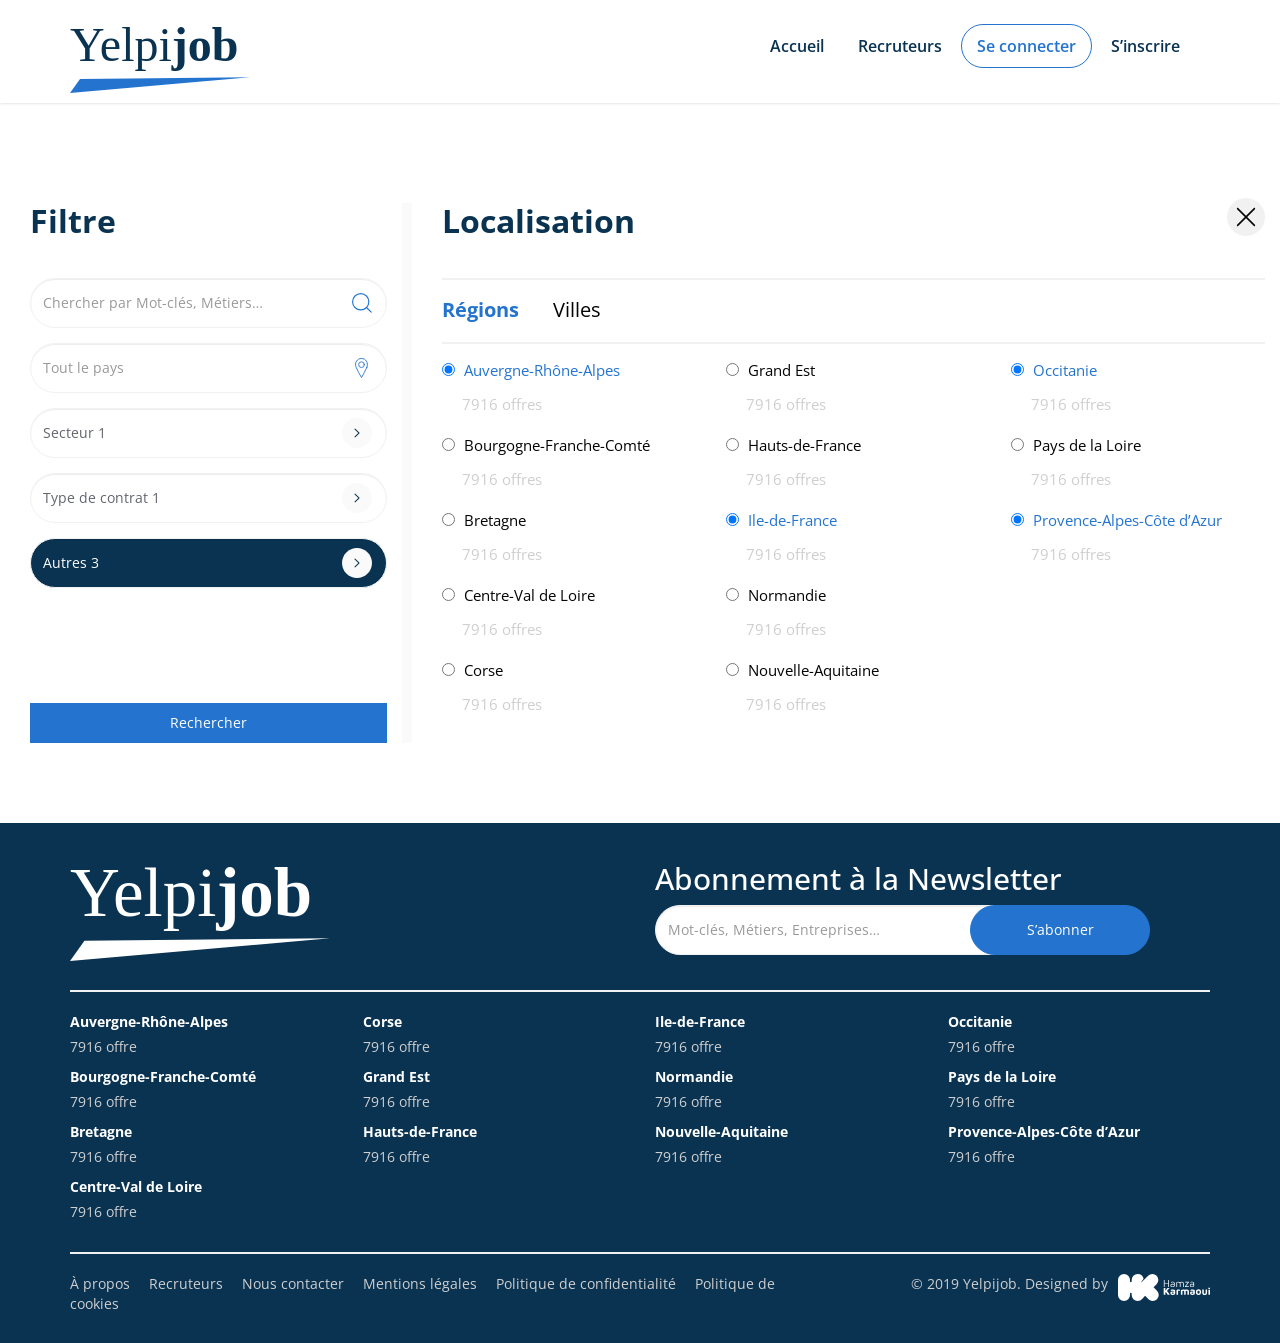
<file: localisation_regions.html>
<!DOCTYPE html>
<html>
<head>
    <meta charset="UTF-8">
	<meta name="viewport" content="width=device-width, initial-scale=1.0"> 
	<title></title>
	<link rel="stylesheet" type="text/css" href="ressources/css/global.css">
	<link rel="stylesheet" href="ressources/css/owl.carousel.min.css">
	<link rel="stylesheet" href="ressources/css/owl.theme.default.min.css">
    <link href="https://fonts.googleapis.com/css?family=Open+Sans:400,600,700" rel="stylesheet">
</head>
<body>
<header>
    <div class="container">
        <div class="row">
            <div class="col-sm-3">
                <img src="img/logo.svg" class="img-responsive">
            </div>
            <div class="col-sm-9">
                <nav class="">
                    <div class="navbar-header">
                            <button type="button" class="navbar-toggle" data-toggle="collapse" data-target="#bs-example-navbar-collapse-1">
                              <span class="sr-only">Navigation</span>
                              <span class="icon-bar"></span>
                              <span class="icon-bar"></span>
                              <span class="icon-bar"></span>
                            </button>
                    </div>
                    <div class="collapse navbar-collapse" id="bs-example-navbar-collapse-1">
                        <ul class="">
                            <li><a href="#">Accueil</a></li>
                            <li><a href="#">Recruteurs</a></li>
                            <li><a href="#" class="button">Se connecter</a></li>
                            <li><a href="#">S’inscrire</a></li>
                        </ul>
                    </div>
                </nav>
            </div>
        </div>
    </div>
</header>
<section>
    <div class="container-fluid">
        <div class="row">
            <div class="col-sm-4">
                <div class="filter">
                    <h2>Filtre</h2>
                    <div class="filter-search">
                        <div class="form-group loup">
                            <input type="" name="" class="form-control" placeholder="Chercher par Mot-clés, Métiers…" /> 
                        </div>
                        <div class="form-group map">
                            <input type="" name="" class="form-control" placeholder="Tout le pays"> 
                        </div>
                        <div class="form-group">
                            <div class="select2">
                               <select class="form-control">
                                   <option>Secteur 1</option>
                                   <option>Secteur 2</option>
                                   <option>Secteur 3</option>
                               </select>
                           </div>
                        </div>
                        <div class="form-group">
                            <div class="select2">
                                <select class="form-control">
                                   <option>Type de contrat 1</option>
                                   <option>Type de contrat 2</option>
                                   <option>Type de contrat 3</option>
                               </select>
                           </div>
                        </div>
                        <div class="form-group">
                            <div class="select2 active">
                                <select class="form-control">
                                   <option>Autres 3</option>
                               </select>
                           </div>
                        </div>
                    </div>
                     <button class="button2">Rechercher</button>
                </div>
            </div>
            <div class="col-sm-8">
                <h2>Localisation <span class="close"></span></h2>
                <div class="locallisation">
                    <ul class="filter-option">
                        <li><a href="localisation_regions.html" class="active">Régions</a></li>
                        <li><a href="localisation_ville.html">Villes</a></li>
                    </ul>
                    <div class="result-filter">
                        <div class="row">
                            <div class="col-sm-4">
                                <div class="option1 active">
                                    <label>
                                        <input type="radio" checked="" /> Auvergne-Rhône-Alpes<br>
                                    </label>
                                    <span>7916 offres</span>
                                </div>
                                 <div class="option1">
                                    <label>
                                        <input type="radio" /> Bourgogne-Franche-Comté<br>
                                    </label>
                                    <span>7916 offres</span>
                                </div>
                                 <div class="option1">
                                    <label>
                                        <input type="radio" /> Bretagne<br>
                                    </label>
                                    <span>7916 offres</span>
                                </div>
                                 <div class="option1">
                                    <label>
                                        <input type="radio" /> Centre-Val de Loire<br>
                                    </label>
                                    <span>7916 offres</span>
                                </div>
                                <div class="option1">
                                    <label>
                                        <input type="radio" /> Corse<br>
                                    </label>
                                    <span>7916 offres</span>
                                </div>
                            </div>
                            <div class="col-sm-4">
                                <div class="option1">
                                    <label>
                                        <input type="radio" /> Grand Est<br>
                                    </label>
                                    <span>7916 offres</span>
                                </div>
                                 <div class="option1">
                                    <label>
                                        <input type="radio" /> Hauts-de-France<br>
                                    </label>
                                    <span>7916 offres</span>
                                </div>
                                 <div class="option1 active">
                                    <label>
                                        <input type="radio" checked="" /> Ile-de-France<br>
                                    </label>
                                    <span>7916 offres</span>
                                </div>
                                 <div class="option1">
                                    <label>
                                        <input type="radio" /> Normandie<br>
                                    </label>
                                    <span>7916 offres</span>
                                </div>
                                <div class="option1">
                                    <label>
                                        <input type="radio" /> Nouvelle-Aquitaine<br>
                                    </label>
                                    <span>7916 offres</span>
                                </div>
                            </div>
                            <div class="col-sm-4">
                                 <div class="option1 active">
                                    <label>
                                        <input type="radio" checked="" /> Occitanie<br>
                                    </label>
                                    <span>7916 offres</span>
                                </div>
                                 <div class="option1">
                                    <label>
                                        <input type="radio" /> Pays de la Loire<br>
                                    </label>
                                    <span>7916 offres</span>
                                </div>
                                 <div class="option1 active">
                                    <label>
                                        <input type="radio" checked="" /> Provence-Alpes-Côte d’Azur<br>
                                    </label>
                                    <span>7916 offres</span>
                                </div>
                            </div>
                        </div>
                    </div>
                </div>
            </div>
        </div>
    </div>
</section>
<footer class="bg-blue">
    <div class="container">
        <div class="row">
            <div class="col-sm-6">
                <img src="img/logo-white.svg" class="img-responsive">
            </div>
            <div class="col-sm-6">
                <div class="newsletter">
                    <h2>Abonnement à la Newsletter</h2>
                    <div class="row">
                        <div class="col-sm-8 noPaddingRight">
                            <div class="form-group">
                                <input type="" name="" class="form-control" placeholder="Mot-clés, Métiers, Entreprises…"> 
                            </div>
                        </div>
                        <div class="col-sm-4 noPaddingLeft">
                            <div class="form-group">
                               <button class="button1">S’abonner</button> 
                            </div>
                        </div>
                    </div>
                </div>
            </div>
        </div>
        <hr>
        <div class="row">
            <div class="col-sm-3">
                <p><span>Auvergne-Rhône-Alpes</span> 7916 offre</p>
                <p><span>Bourgogne-Franche-Comté</span> 7916 offre</p>
                <p><span>Bretagne</span> 7916 offre</p>
                <p><span>Centre-Val de Loire</span> 7916 offre</p>
            </div>
            <div class="col-sm-3">
                <p><span>Corse</span> 7916 offre</p>
                <p><span>Grand Est</span> 7916 offre</p>
                <p><span>Hauts-de-France</span> 7916 offre</p>
            </div>
            <div class="col-sm-3">
                <p><span>Ile-de-France</span> 7916 offre</p>
                <p><span>Normandie</span> 7916 offre</p>
                <p><span>Nouvelle-Aquitaine</span> 7916 offre</p>
            </div>
            <div class="col-sm-3">
                <p><span>Occitanie</span> 7916 offre</p>
                <p><span>Pays de la Loire</span> 7916 offre</p>
                <p><span>Provence-Alpes-Côte d’Azur</span> 7916 offre</p>
            </div>
        </div>
        <hr>
        <div class="row">
            <div class="col-sm-8">
                <p>
                    <a href="">À propos</a>
                    <a href="">Recruteurs</a>
                    <a href="">Nous contacter</a>
                    <a href="">Mentions légales</a>
                    <a href="">Politique de confidentialité</a>
                    <a href="">Politique de cookies</a>
                </p>
            </div>
            <div class="col-sm-4">
                <p class="text-right">© 2019 Yelpijob. Designed by <img src="img/logo-footer.svg" class="logo-footer" /></p>
            </div>
        </div>
    </div>
</footer>
<script src="ressources/js/jquery-1.11.0.min.js"></script>
<script src="ressources/js/bootstrap.min.js"></script>
<script src="ressources/js/owl.carousel.js"></script>
</body>
</html>
</file>
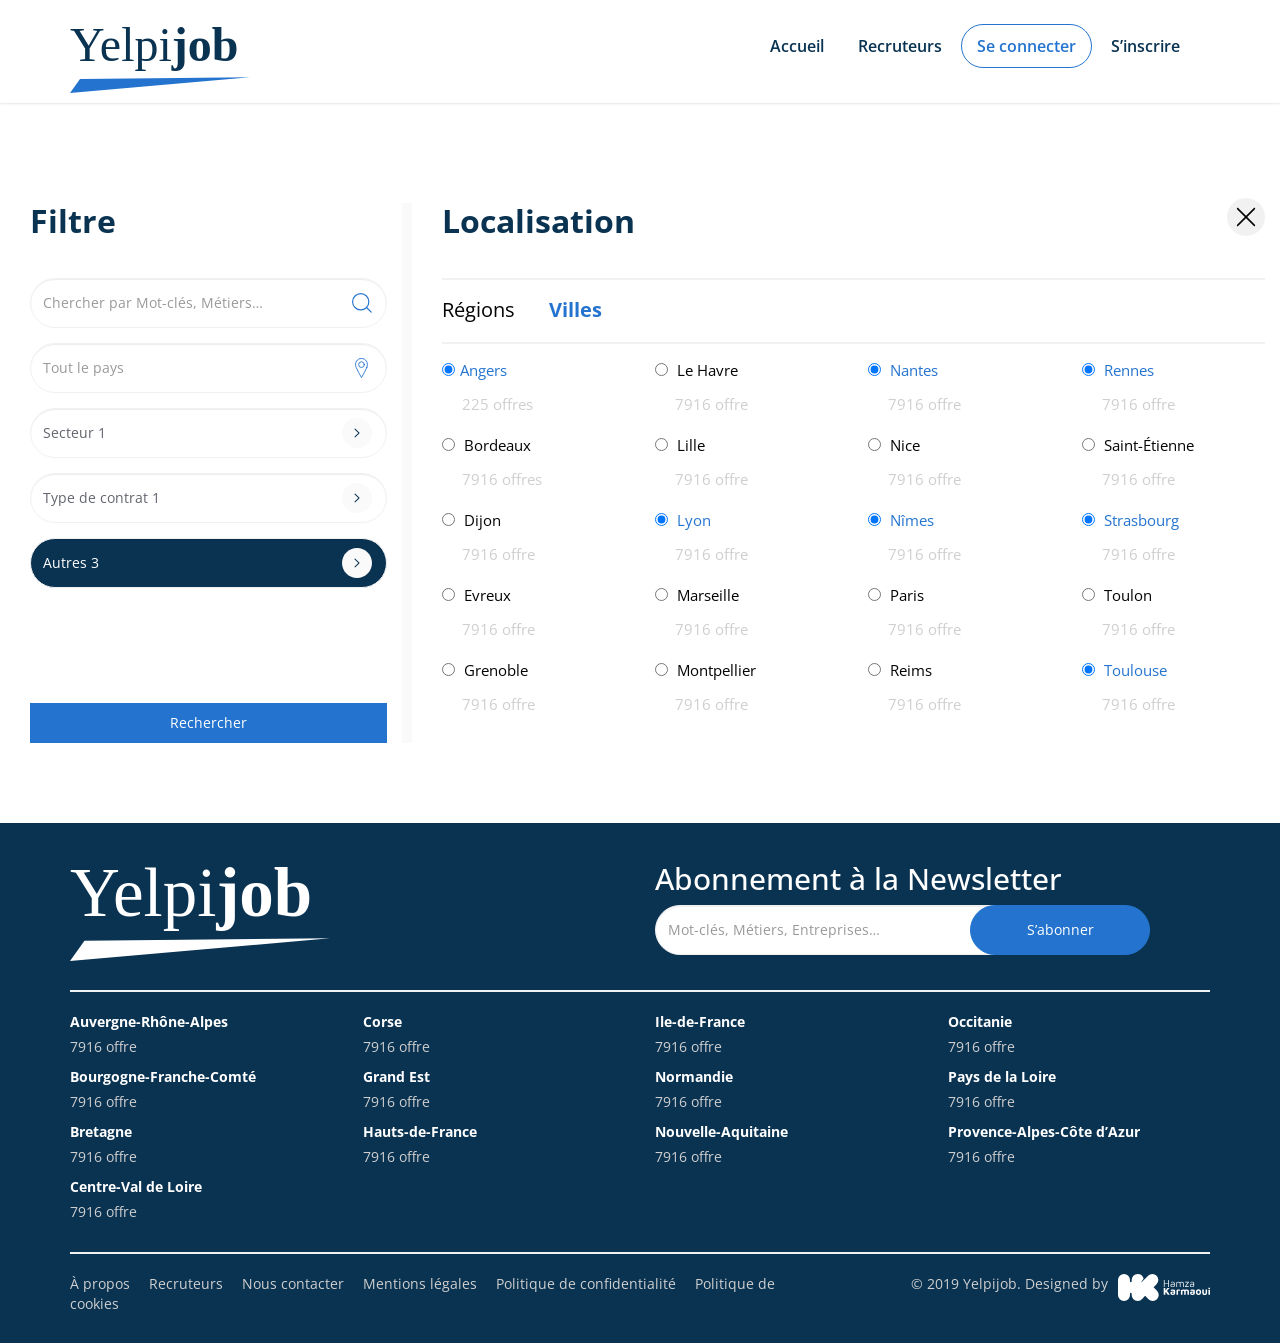
<file: localisation_ville.html>
<!DOCTYPE html>
<html>
<head>
    <meta charset="UTF-8">
	<meta name="viewport" content="width=device-width, initial-scale=1.0"> 
	<title></title>
	<link rel="stylesheet" type="text/css" href="ressources/css/global.css">
	<link rel="stylesheet" href="ressources/css/owl.carousel.min.css">
	<link rel="stylesheet" href="ressources/css/owl.theme.default.min.css">
    <link href="https://fonts.googleapis.com/css?family=Open+Sans:400,600,700" rel="stylesheet">
</head>
<body>
<header>
    <div class="container">
        <div class="row">
            <div class="col-sm-3">
                <img src="img/logo.svg" class="img-responsive">
            </div>
            <div class="col-sm-9">
                <nav class="">
                    <div class="navbar-header">
                            <button type="button" class="navbar-toggle" data-toggle="collapse" data-target="#bs-example-navbar-collapse-1">
                              <span class="sr-only">Navigation</span>
                              <span class="icon-bar"></span>
                              <span class="icon-bar"></span>
                              <span class="icon-bar"></span>
                            </button>
                    </div>
                    <div class="collapse navbar-collapse" id="bs-example-navbar-collapse-1">
                        <ul class="">
                            <li><a href="#">Accueil</a></li>
                            <li><a href="#">Recruteurs</a></li>
                            <li><a href="#" class="button">Se connecter</a></li>
                            <li><a href="#">S’inscrire</a></li>
                        </ul>
                    </div>
                </nav>
            </div>
        </div>
    </div>
</header>
<section>
    <div class="container-fluid">
        <div class="row">
            <div class="col-sm-4">
                <div class="filter">
                    <h2>Filtre</h2>
                    <div class="filter-search">
                        <div class="form-group loup">
                            <input type="" name="" class="form-control" placeholder="Chercher par Mot-clés, Métiers…" /> 
                        </div>
                        <div class="form-group map">
                            <input type="" name="" class="form-control" placeholder="Tout le pays"> 
                        </div>
                        <div class="form-group">
                            <div class="select2">
                               <select class="form-control">
                                   <option>Secteur 1</option>
                                   <option>Secteur 2</option>
                                   <option>Secteur 3</option>
                               </select>
                           </div>
                        </div>
                        <div class="form-group">
                            <div class="select2">
                                <select class="form-control">
                                   <option>Type de contrat 1</option>
                                   <option>Type de contrat 2</option>
                                   <option>Type de contrat 3</option>
                               </select>
                           </div>
                        </div>
                        <div class="form-group">
                            <div class="select2 active">
                                <select class="form-control">
                                   <option>Autres 3</option>
                               </select>
                           </div>
                        </div>
                    </div>
                     <button class="button2">Rechercher</button>
                </div>
            </div>
            <div class="col-sm-8">
                <h2>Localisation <span class="close"></span></h2>
                <div class="locallisation">
                    <ul class="filter-option">
                        <li><a href="localisation_regions.html" >Régions</a></li>
                        <li><a href="localisation_ville.html" class="active">Villes</a></li>
                    </ul>
                    <div class="result-filter">
                        <div class="row">
                            <div class="col-sm-3">
                                <div class="option1 active">
                                    <label>
                                        <input type="radio" checked="" />Angers<br>
                                    </label>
                                    <span>225 offres</span>
                                </div>
                                 <div class="option1">
                                    <label>
                                        <input type="radio" /> Bordeaux<br>
                                    </label>
                                    <span>7916 offres</span>
                                </div>
                                 <div class="option1">
                                    <label>
                                        <input type="radio" /> Dijon<br>
                                    </label>
                                    <span>7916 offre</span>
                                </div>
                                 <div class="option1">
                                    <label>
                                        <input type="radio" /> Evreux<br>
                                    </label>
                                    <span>7916 offre</span>
                                </div>
                                <div class="option1">
                                    <label>
                                        <input type="radio" /> Grenoble<br>
                                    </label>
                                    <span>7916 offre</span>
                                </div>
                            </div>
                            <div class="col-sm-3">
                                <div class="option1">
                                    <label>
                                        <input type="radio" /> Le Havre<br>
                                    </label>
                                    <span>7916 offre</span>
                                </div>
                                 <div class="option1">
                                    <label>
                                        <input type="radio" /> Lille<br>
                                    </label>
                                    <span>7916 offre</span>
                                </div>
                                 <div class="option1 active">
                                    <label>
                                        <input type="radio" checked="" /> Lyon<br>
                                    </label>
                                    <span>7916 offre</span>
                                </div>
                                 <div class="option1">
                                    <label>
                                        <input type="radio" /> Marseille<br>
                                    </label>
                                    <span>7916 offre</span>
                                </div>
                                <div class="option1">
                                    <label>
                                        <input type="radio" /> Montpellier<br>
                                    </label>
                                    <span>7916 offre</span>
                                </div>
                            </div>
                            <div class="col-sm-3">
                                 <div class="option1 active">
                                    <label>
                                        <input type="radio" checked="" /> Nantes<br>
                                    </label>
                                    <span>7916 offre</span>
                                </div>
                                 <div class="option1">
                                    <label>
                                        <input type="radio" /> Nice<br>
                                    </label>
                                    <span>7916 offre</span>
                                </div>
                                 <div class="option1 active">
                                    <label>
                                        <input type="radio" checked="" /> Nîmes<br>
                                    </label>
                                    <span>7916 offre</span>
                                </div>
                                <div class="option1">
                                    <label>
                                        <input type="radio" /> Paris<br>
                                    </label>
                                    <span>7916 offre</span>
                                </div>
                                <div class="option1">
                                    <label>
                                        <input type="radio" /> Reims<br>
                                    </label>
                                    <span>7916 offre</span>
                                </div>
                            </div>
                            <div class="col-sm-3">
                                 <div class="option1 active">
                                    <label>
                                        <input type="radio" checked="" /> Rennes<br>
                                    </label>
                                    <span>7916 offre</span>
                                </div>
                                 <div class="option1">
                                    <label>
                                        <input type="radio" /> Saint-Étienne<br>
                                    </label>
                                    <span>7916 offre</span>
                                </div>
                                 <div class="option1 active">
                                    <label>
                                        <input type="radio" checked="" /> Strasbourg<br>
                                    </label>
                                    <span>7916 offre</span>
                                </div>
                                <div class="option1">
                                    <label>
                                        <input type="radio" /> Toulon<br>
                                    </label>
                                    <span>7916 offre</span>
                                </div>
                                <div class="option1 active">
                                    <label>
                                        <input type="radio"  checked="" /> Toulouse<br>
                                    </label>
                                    <span>7916 offre</span>
                                </div>
                            </div>
                        </div>
                    </div>
                </div>
            </div>
        </div>
    </div>
</section>
<footer class="bg-blue">
    <div class="container">
        <div class="row">
            <div class="col-sm-6">
                <img src="img/logo-white.svg" class="img-responsive">
            </div>
            <div class="col-sm-6">
                <div class="newsletter">
                    <h2>Abonnement à la Newsletter</h2>
                    <div class="row">
                        <div class="col-sm-8 noPaddingRight">
                            <div class="form-group">
                                <input type="" name="" class="form-control" placeholder="Mot-clés, Métiers, Entreprises…"> 
                            </div>
                        </div>
                        <div class="col-sm-4 noPaddingLeft">
                            <div class="form-group">
                               <button class="button1">S’abonner</button> 
                            </div>
                        </div>
                    </div>
                </div>
            </div>
        </div>
        <hr>
        <div class="row">
            <div class="col-sm-3">
                <p><span>Auvergne-Rhône-Alpes</span> 7916 offre</p>
                <p><span>Bourgogne-Franche-Comté</span> 7916 offre</p>
                <p><span>Bretagne</span> 7916 offre</p>
                <p><span>Centre-Val de Loire</span> 7916 offre</p>
            </div>
            <div class="col-sm-3">
                <p><span>Corse</span> 7916 offre</p>
                <p><span>Grand Est</span> 7916 offre</p>
                <p><span>Hauts-de-France</span> 7916 offre</p>
            </div>
            <div class="col-sm-3">
                <p><span>Ile-de-France</span> 7916 offre</p>
                <p><span>Normandie</span> 7916 offre</p>
                <p><span>Nouvelle-Aquitaine</span> 7916 offre</p>
            </div>
            <div class="col-sm-3">
                <p><span>Occitanie</span> 7916 offre</p>
                <p><span>Pays de la Loire</span> 7916 offre</p>
                <p><span>Provence-Alpes-Côte d’Azur</span> 7916 offre</p>
            </div>
        </div>
        <hr>
        <div class="row">
            <div class="col-sm-8">
                <p>
                    <a href="">À propos</a>
                    <a href="">Recruteurs</a>
                    <a href="">Nous contacter</a>
                    <a href="">Mentions légales</a>
                    <a href="">Politique de confidentialité</a>
                    <a href="">Politique de cookies</a>
                </p>
            </div>
            <div class="col-sm-4">
                <p class="text-right">© 2019 Yelpijob. Designed by <img src="img/logo-footer.svg" class="logo-footer" /></p>
            </div>
        </div>
    </div>
</footer>
<script src="ressources/js/jquery-1.11.0.min.js"></script>
<script src="ressources/js/bootstrap.min.js"></script>
<script src="ressources/js/owl.carousel.js"></script>
</body>
</html>
</file>
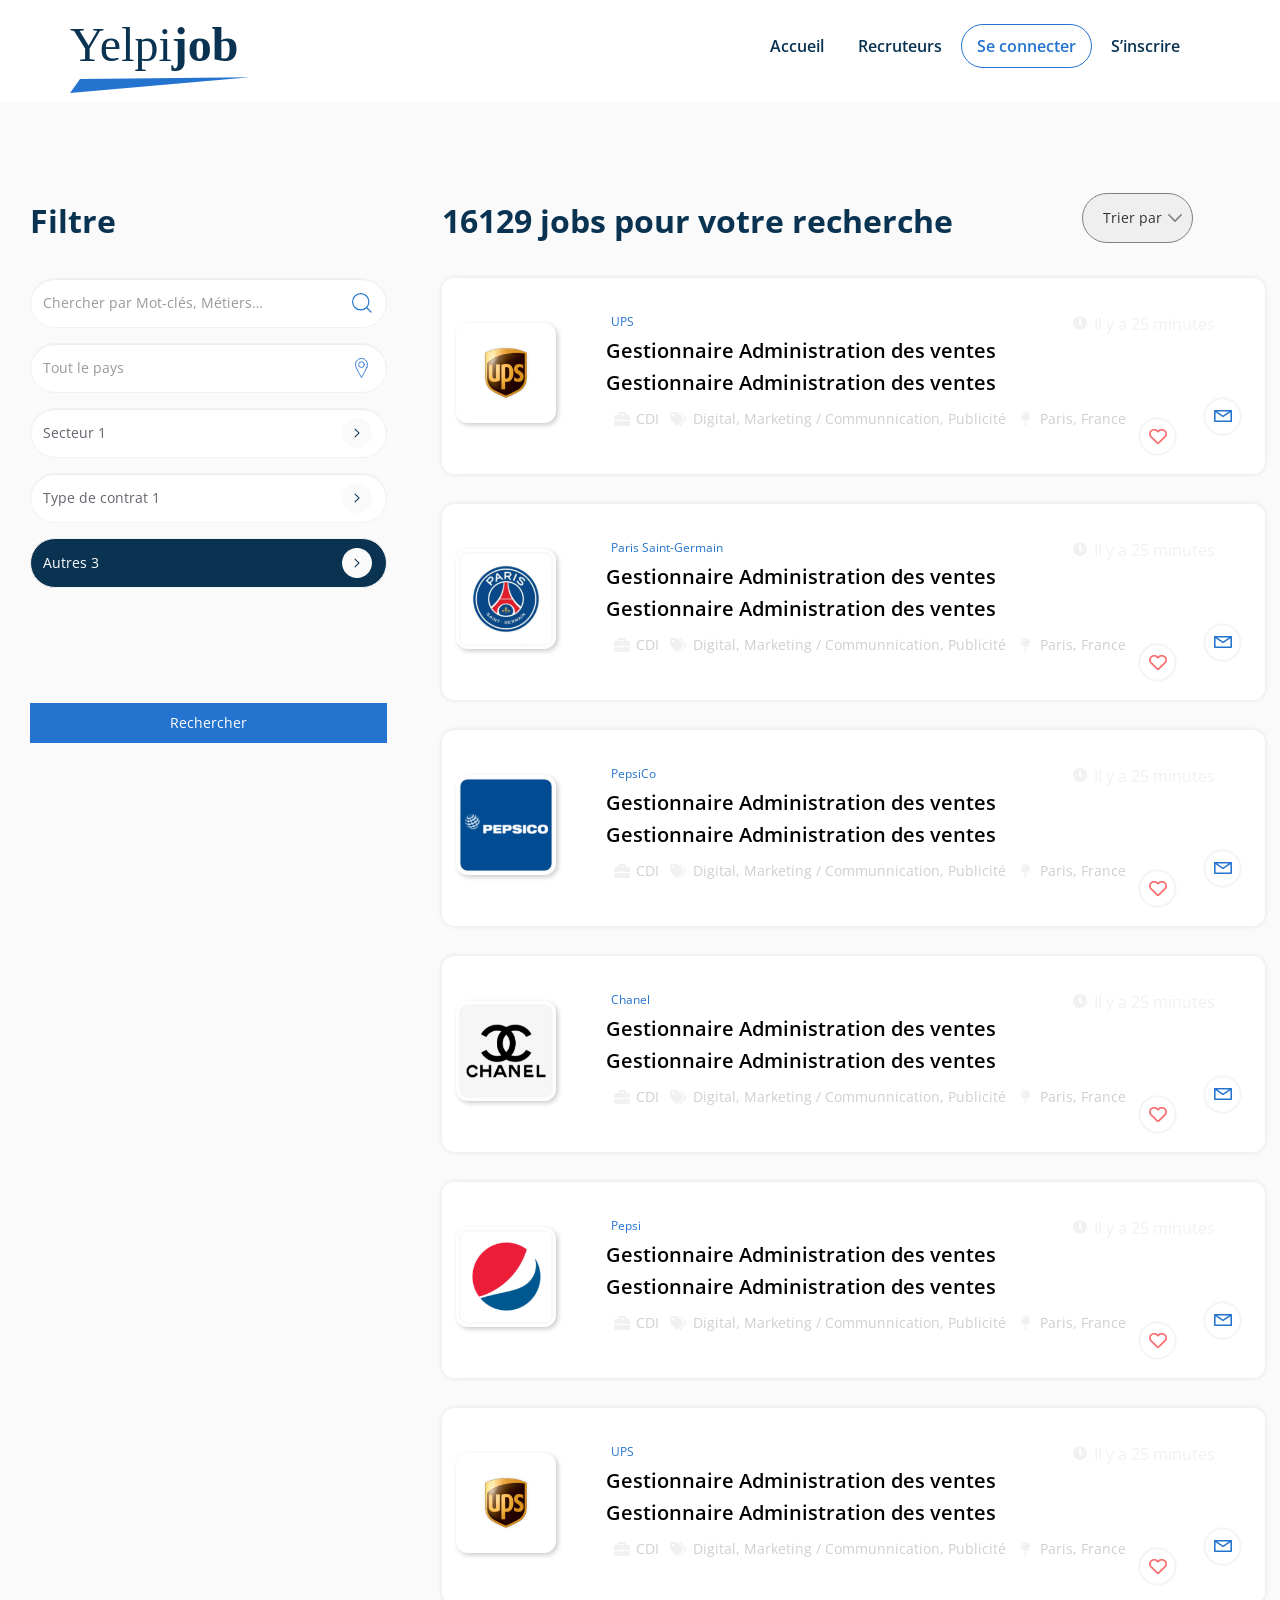
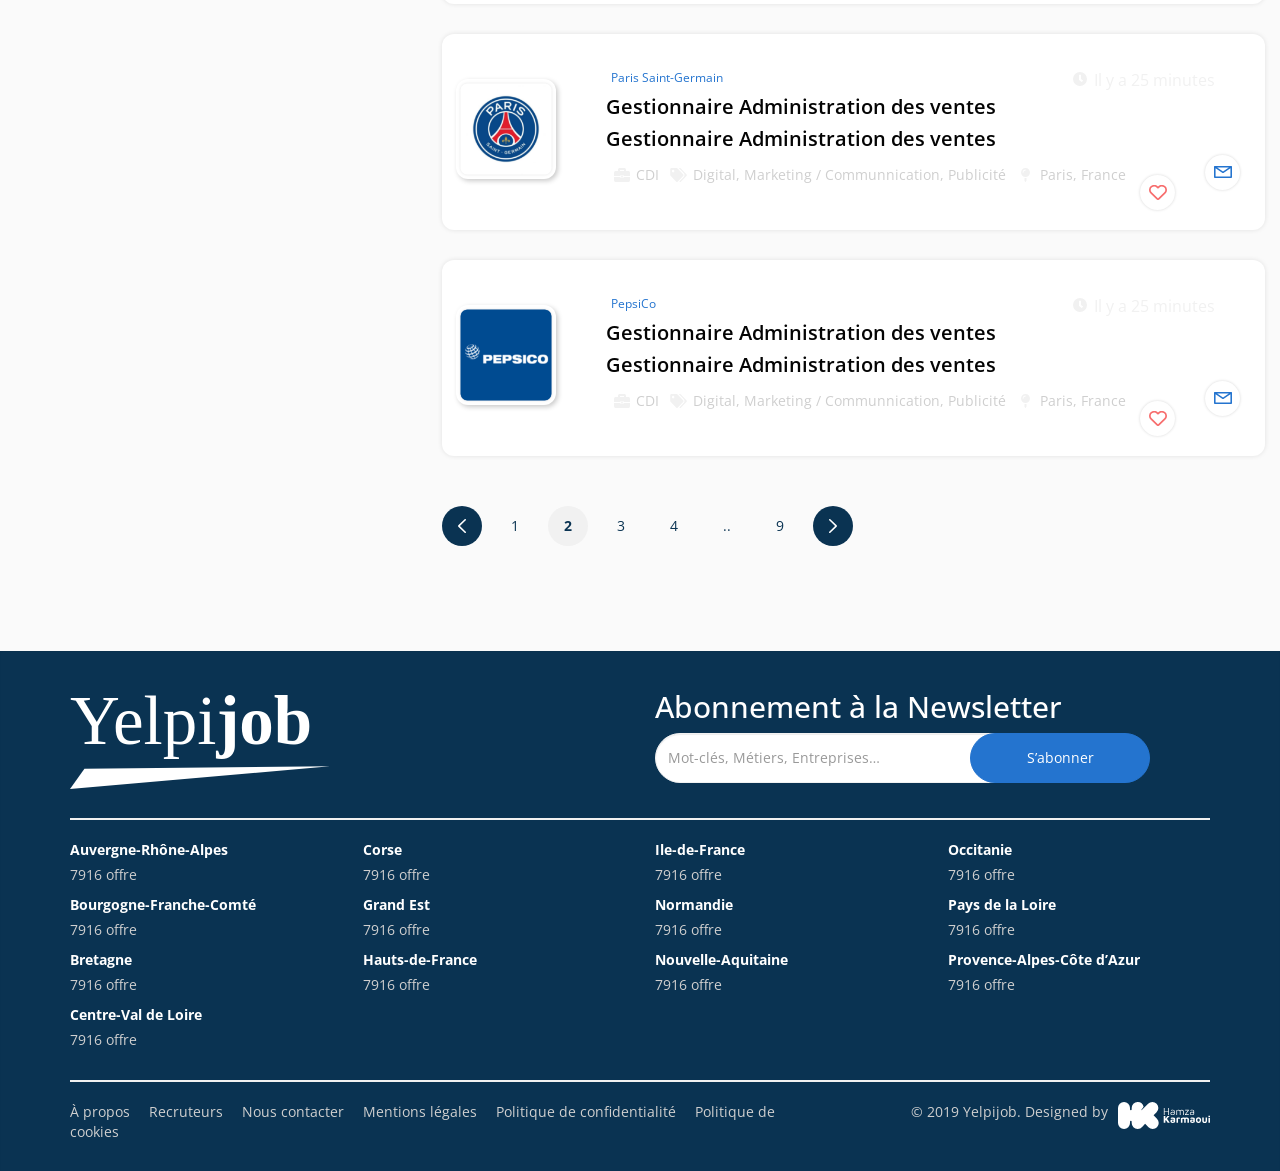
<file: recherche-job.html>
<!DOCTYPE html>
<html>
<head>
    <meta charset="UTF-8">
	<meta name="viewport" content="width=device-width, initial-scale=1.0"> 
	<title></title>
	<link rel="stylesheet" type="text/css" href="ressources/css/global.css">
	<link rel="stylesheet" href="ressources/css/owl.carousel.min.css">
	<link rel="stylesheet" href="ressources/css/owl.theme.default.min.css">
    <link href="https://fonts.googleapis.com/css?family=Open+Sans:400,600,700" rel="stylesheet">
</head>
<body>
<header>
    <div class="container">
        <div class="row">
            <div class="col-sm-3">
                <img src="img/logo.svg" class="img-responsive">
            </div>
            <div class="col-sm-9">
                <nav class="">
                    <div class="navbar-header">
                            <button type="button" class="navbar-toggle" data-toggle="collapse" data-target="#bs-example-navbar-collapse-1">
                              <span class="sr-only">Navigation</span>
                              <span class="icon-bar"></span>
                              <span class="icon-bar"></span>
                              <span class="icon-bar"></span>
                            </button>
                    </div>
                    <div class="collapse navbar-collapse" id="bs-example-navbar-collapse-1">
                        <ul class="">
                            <li><a href="index.html">Accueil</a></li>
                            <li><a href="#">Recruteurs</a></li>
                            <li><a href="#" class="button">Se connecter</a></li>
                            <li><a href="#">S’inscrire</a></li>
                        </ul>
                    </div>
                </nav>
            </div>
        </div>
    </div>
</header>
<section class="bg-gray">
    <div class="container-fluid">
        <div class="row">
            <div class="col-sm-4">
                   <div class="filter">
                    <h2>Filtre</h2>
                    <div class="filter-search">
                        <div class="form-group loup">
                            <input type="" name="" class="form-control" placeholder="Chercher par Mot-clés, Métiers…" /> 
                        </div>
                        <div class="form-group map">
                            <input type="" name="" class="form-control" placeholder="Tout le pays"> 
                        </div>
                        <div class="form-group">
                            <div class="select2">
                               <select class="form-control">
                                   <option>Secteur 1</option>
                                   <option>Secteur 2</option>
                                   <option>Secteur 3</option>
                               </select>
                           </div>
                        </div>
                        <div class="form-group">
                            <div class="select2">
                                <select class="form-control">
                                   <option>Type de contrat 1</option>
                                   <option>Type de contrat 2</option>
                                   <option>Type de contrat 3</option>
                               </select>
                           </div>
                        </div>
                        <div class="form-group">
                            <div class="select2 active">
                                <select class="form-control">
                                   <option>Autres 3</option>
                               </select>
                           </div>
                        </div>
                    </div>
                     <button class="button2">Rechercher</button>
                </div>
            </div>
            <div class="col-sm-8">
                <div class="row">
                    <div class="col-sm-9">
                        <h2>16129 jobs pour votre recherche</h2>
                    </div>
                    <div class="col-sm-3">
                        <select class="select marg01Top">
                            <option>Trier par</option>
                            <option>.........</option>
                            <option>.........</option>
                        </select>
                    </div>
                </div>
                <div class="box1 job">
                    <div class="row">
                        <div class="col-sm-2 height-logo">
                            <div class="middle-logo1">
                                <img src="img/logo1.png" class="img-responsive">
                            </div>
                        </div>
                        <div class="col-sm-10">
                            <div class="text">
                                <span class="date float-right">Il y a 25 minutes</span>
                                <h3 class="title"> <span class="count">UPS</span><br/> Gestionnaire Administration des ventes Gestionnaire Administration des ventes</h3>
                                <ul class="details">
                                    <li class="label-contrat">CDI</li>
                                    <li class="label-infos">Digital, Marketing / Communnication, Publicité</li>
                                    <li class="label-map">Paris, France</li>
                                    <li class="float-right move-up">
                                        <div class="middle-msg"></div>
                                    </li>
                                    <li class="float-right move-up">
                                        <div class="middle-like"></div>
                                    </li>
                                </ul>
                            </div>
                        </div>
                    </div>
                </div>
                 <div class="box1 job">
                    <div class="row">
                        <div class="col-sm-2 height-logo">
                            <div class="middle-logo1">
                                <img src="img/logo2.png" class="img-responsive">
                            </div>
                        </div>
                        <div class="col-sm-10">
                            <div class="text">
                                <span class="date float-right">Il y a 25 minutes</span>
                                <h3 class="title"> <span class="count">Paris Saint-Germain</span><br/> Gestionnaire Administration des ventes Gestionnaire Administration des ventes</h3>
                                <ul class="details">
                                    <li class="label-contrat">CDI</li>
                                    <li class="label-infos">Digital, Marketing / Communnication, Publicité</li>
                                    <li class="label-map">Paris, France</li>
                                    <li class="float-right move-up">
                                        <div class="middle-msg"></div>
                                    </li>
                                    <li class="float-right move-up">
                                        <div class="middle-like"></div>
                                    </li>
                                </ul>
                            </div>
                        </div>
                    </div>
                </div>
                <div class="box1 job">
                    <div class="row">
                        <div class="col-sm-2 height-logo">
                            <div class="middle-logo1">
                                <img src="img/logo3.png" class="img-responsive">
                            </div>
                        </div>
                        <div class="col-sm-10">
                            <div class="text">
                                <span class="date float-right">Il y a 25 minutes</span>
                                <h3 class="title"> <span class="count">PepsiCo</span><br/> Gestionnaire Administration des ventes Gestionnaire Administration des ventes</h3>
                                <ul class="details">
                                    <li class="label-contrat">CDI</li>
                                    <li class="label-infos">Digital, Marketing / Communnication, Publicité</li>
                                    <li class="label-map">Paris, France</li>
                                    <li class="float-right move-up">
                                        <div class="middle-msg"></div>
                                    </li>
                                    <li class="float-right move-up">
                                        <div class="middle-like"></div>
                                    </li>
                                </ul>
                            </div>
                        </div>
                    </div>
                </div>
                <div class="box1 job">
                    <div class="row">
                        <div class="col-sm-2 height-logo">
                            <div class="middle-logo1">
                                <img src="img/logo4.png" class="img-responsive">
                            </div>
                        </div>
                        <div class="col-sm-10">
                            <div class="text">
                                <span class="date float-right">Il y a 25 minutes</span>
                                <h3 class="title"> <span class="count">Chanel</span><br/> Gestionnaire Administration des ventes Gestionnaire Administration des ventes</h3>
                                <ul class="details">
                                    <li class="label-contrat">CDI</li>
                                    <li class="label-infos">Digital, Marketing / Communnication, Publicité</li>
                                    <li class="label-map">Paris, France</li>
                                    <li class="float-right move-up">
                                        <div class="middle-msg"></div>
                                    </li>
                                    <li class="float-right move-up">
                                        <div class="middle-like"></div>
                                    </li>
                                </ul>
                            </div>
                        </div>
                    </div>
                </div>
                <div class="box1 job">
                    <div class="row">
                       <div class="col-sm-2 height-logo">
                            <div class="middle-logo1">
                                <img src="img/logo5.png" class="img-responsive">
                            </div>
                        </div>
                        <div class="col-sm-10">
                            <div class="text">
                                <span class="date float-right">Il y a 25 minutes</span>
                                <h3 class="title"> <span class="count">Pepsi</span><br/> Gestionnaire Administration des ventes Gestionnaire Administration des ventes</h3>
                                <ul class="details">
                                    <li class="label-contrat">CDI</li>
                                    <li class="label-infos">Digital, Marketing / Communnication, Publicité</li>
                                    <li class="label-map">Paris, France</li>
                                    <li class="float-right move-up">
                                        <div class="middle-msg"></div>
                                    </li>
                                    <li class="float-right move-up">
                                        <div class="middle-like"></div>
                                    </li>
                                </ul>
                            </div>
                        </div>
                    </div>
                </div>
                <div class="box1 job">
                    <div class="row">
                        <div class="col-sm-2 height-logo">
                            <div class="middle-logo1">
                                <img src="img/logo1.png" class="img-responsive">
                            </div>
                        </div>
                        <div class="col-sm-10">
                            <div class="text">
                                <span class="date float-right">Il y a 25 minutes</span>
                                <h3 class="title"> <span class="count">UPS</span><br/> Gestionnaire Administration des ventes Gestionnaire Administration des ventes</h3>
                                <ul class="details">
                                    <li class="label-contrat">CDI</li>
                                    <li class="label-infos">Digital, Marketing / Communnication, Publicité</li>
                                    <li class="label-map">Paris, France</li>
                                    <li class="float-right move-up">
                                        <div class="middle-msg"></div>
                                    </li>
                                    <li class="float-right move-up">
                                        <div class="middle-like"></div>
                                    </li>
                                </ul>
                            </div>
                        </div>
                    </div>
                </div>
                 <div class="box1 job">
                    <div class="row">
                        <div class="col-sm-2 height-logo">
                            <div class="middle-logo1">
                                <img src="img/logo2.png" class="img-responsive">
                            </div>
                        </div>
                        <div class="col-sm-10">
                            <div class="text">
                                <span class="date float-right">Il y a 25 minutes</span>
                                <h3 class="title"> <span class="count">Paris Saint-Germain</span><br/> Gestionnaire Administration des ventes Gestionnaire Administration des ventes</h3>
                                <ul class="details">
                                    <li class="label-contrat">CDI</li>
                                    <li class="label-infos">Digital, Marketing / Communnication, Publicité</li>
                                    <li class="label-map">Paris, France</li>
                                    <li class="float-right move-up">
                                        <div class="middle-msg"></div>
                                    </li>
                                    <li class="float-right move-up">
                                        <div class="middle-like"></div>
                                    </li>
                                </ul>
                            </div>
                        </div>
                    </div>
                </div>
                <div class="box1 job">
                    <div class="row">
                        <div class="col-sm-2 height-logo">
                            <div class="middle-logo1">
                                <img src="img/logo3.png" class="img-responsive">
                            </div>
                        </div>
                        <div class="col-sm-10">
                            <div class="text">
                                <span class="date float-right">Il y a 25 minutes</span>
                                <h3 class="title"> <span class="count">PepsiCo</span><br/> Gestionnaire Administration des ventes Gestionnaire Administration des ventes</h3>
                                <ul class="details">
                                    <li class="label-contrat">CDI</li>
                                    <li class="label-infos">Digital, Marketing / Communnication, Publicité</li>
                                    <li class="label-map">Paris, France</li>
                                    <li class="float-right move-up">
                                        <div class="middle-msg"></div>
                                    </li>
                                    <li class="float-right move-up">
                                        <div class="middle-like"></div>
                                    </li>
                                </ul>
                            </div>
                        </div>
                    </div>
                </div>
                <ul class="pagination">
                  <li class="page-item"><a class="left-pag" href="#"></a></li>
                  <li class="page-item"><a class="page-link" href="#">1</a></li>
                  <li class="page-item"><a class="page-link active" href="#">2</a></li>
                  <li class="page-item"><a class="page-link" href="#">3</a></li>
                  <li class="page-item"><a class="page-link" href="#">4</a></li>
                  <li class="page-item"><a class="page-link" href="#">..</a></li>
                  <li class="page-item"><a class="page-link" href="#">9</a></li>
                  <li class="page-item"><a class="right-pag" href="#"></a></li>
                </ul>
            </div>
        </div>
    </div>
</section>
<footer class="bg-blue">
    <div class="container">
        <div class="row">
            <div class="col-sm-6">
                <img src="img/logo-white.svg" class="img-responsive">
            </div>
            <div class="col-sm-6">
                <div class="newsletter">
                    <h2>Abonnement à la Newsletter</h2>
                    <div class="row">
                        <div class="col-sm-8 noPaddingRight">
                            <div class="form-group">
                                <input type="" name="" class="form-control" placeholder="Mot-clés, Métiers, Entreprises…"> 
                            </div>
                        </div>
                        <div class="col-sm-4 noPaddingLeft">
                            <div class="form-group">
                               <button class="button1">S’abonner</button> 
                            </div>
                        </div>
                    </div>
                </div>
            </div>
        </div>
        <hr>
        <div class="row">
            <div class="col-sm-3">
                <p><span>Auvergne-Rhône-Alpes</span> 7916 offre</p>
                <p><span>Bourgogne-Franche-Comté</span> 7916 offre</p>
                <p><span>Bretagne</span> 7916 offre</p>
                <p><span>Centre-Val de Loire</span> 7916 offre</p>
            </div>
            <div class="col-sm-3">
                <p><span>Corse</span> 7916 offre</p>
                <p><span>Grand Est</span> 7916 offre</p>
                <p><span>Hauts-de-France</span> 7916 offre</p>
            </div>
            <div class="col-sm-3">
                <p><span>Ile-de-France</span> 7916 offre</p>
                <p><span>Normandie</span> 7916 offre</p>
                <p><span>Nouvelle-Aquitaine</span> 7916 offre</p>
            </div>
            <div class="col-sm-3">
                <p><span>Occitanie</span> 7916 offre</p>
                <p><span>Pays de la Loire</span> 7916 offre</p>
                <p><span>Provence-Alpes-Côte d’Azur</span> 7916 offre</p>
            </div>
        </div>
        <hr>
        <div class="row">
            <div class="col-sm-8">
                <p>
                    <a href="">À propos</a>
                    <a href="">Recruteurs</a>
                    <a href="">Nous contacter</a>
                    <a href="">Mentions légales</a>
                    <a href="">Politique de confidentialité</a>
                    <a href="">Politique de cookies</a>
                </p>
            </div>
            <div class="col-sm-4">
                <p class="text-right">© 2019 Yelpijob. Designed by <img src="img/logo-footer.svg" class="logo-footer" /></p>
            </div>
        </div>
    </div>
</footer>
<script src="ressources/js/jquery-1.11.0.min.js"></script>
<script src="ressources/js/bootstrap.min.js"></script>
<script src="ressources/js/owl.carousel.js"></script>
</file>
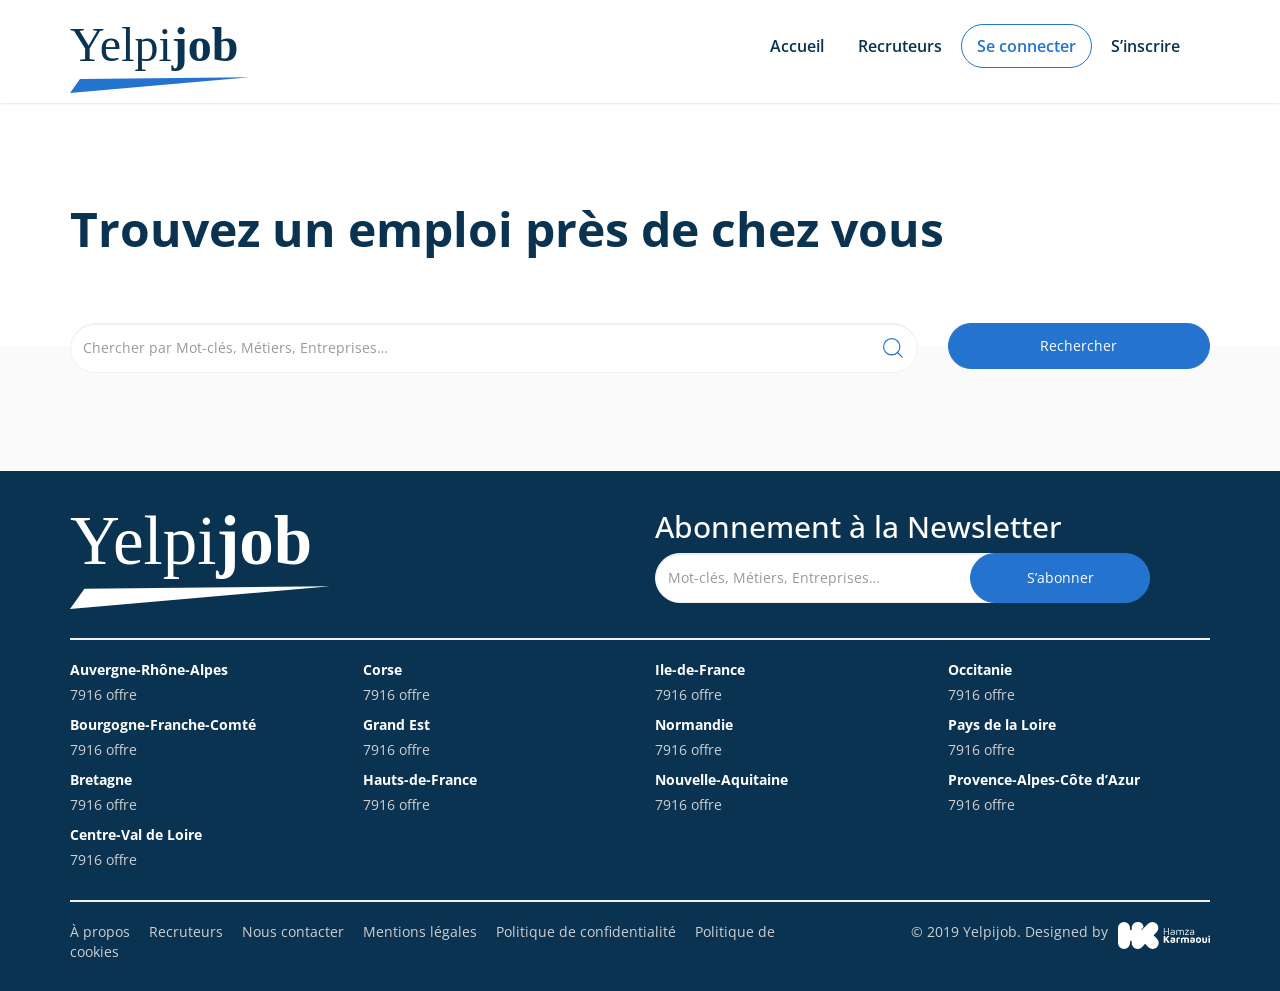
<file: template.html>
<!DOCTYPE html>
<html>
<head>
    <meta charset="UTF-8">
	<meta name="viewport" content="width=device-width, initial-scale=1.0"> 
	<title></title>
	<link rel="stylesheet" type="text/css" href="ressources/css/global.css">
	<link rel="stylesheet" href="ressources/css/owl.carousel.min.css">
	<link rel="stylesheet" href="ressources/css/owl.theme.default.min.css">
    <link href="https://fonts.googleapis.com/css?family=Open+Sans:400,600,700" rel="stylesheet">
</head>
<body>
<header>
    <div class="container">
        <div class="row">
            <div class="col-sm-3">
                <img src="img/logo.svg" class="img-responsive">
            </div>
            <div class="col-sm-9">
                <nav class="">
                    <div class="navbar-header">
                            <button type="button" class="navbar-toggle" data-toggle="collapse" data-target="#bs-example-navbar-collapse-1">
                              <span class="sr-only">Navigation</span>
                              <span class="icon-bar"></span>
                              <span class="icon-bar"></span>
                              <span class="icon-bar"></span>
                            </button>
                    </div>
                    <div class="collapse navbar-collapse" id="bs-example-navbar-collapse-1">
                        <ul class="">
                            <li><a href="#">Accueil</a></li>
                            <li><a href="#">Recruteurs</a></li>
                            <li><a href="#" class="button">Se connecter</a></li>
                            <li><a href="#">S’inscrire</a></li>
                        </ul>
                    </div>
                </nav>
            </div>
        </div>
    </div>
</header>
<section class="slide">
    <div class="container">
        <h1>Trouvez un emploi près de chez vous</h1>
    </div>
</section>
<section class="search bg-gray">
    <div class="container">
        <div class="pos01">
            <form>
                <div class="row">
                    <div class="col-sm-9">
                        <div class="form-group loup">
                            <input type="" name="" class="form-control" placeholder="Chercher par Mot-clés, Métiers, Entreprises…"> 
                        </div>
                    </div>
                    <div class="col-sm-3">
                        <button class="button1 full-width">Rechercher</button>
                    </div>
                </div>
            </form>
        </div>
    </div>
</section>
<footer class="bg-blue">
    <div class="container">
        <div class="row">
            <div class="col-sm-6">
                <img src="img/logo-white.svg" class="img-responsive">
            </div>
            <div class="col-sm-6">
                <div class="newsletter">
                    <h2>Abonnement à la Newsletter</h2>
                    <div class="row">
                        <div class="col-sm-8 noPaddingRight">
                            <div class="form-group">
                                <input type="" name="" class="form-control" placeholder="Mot-clés, Métiers, Entreprises…"> 
                            </div>
                        </div>
                        <div class="col-sm-4 noPaddingLeft">
                            <div class="form-group">
                               <button class="button1">S’abonner</button> 
                            </div>
                        </div>
                    </div>
                </div>
            </div>
        </div>
        <hr>
        <div class="row">
            <div class="col-sm-3">
                <p><span>Auvergne-Rhône-Alpes</span> 7916 offre</p>
                <p><span>Bourgogne-Franche-Comté</span> 7916 offre</p>
                <p><span>Bretagne</span> 7916 offre</p>
                <p><span>Centre-Val de Loire</span> 7916 offre</p>
            </div>
            <div class="col-sm-3">
                <p><span>Corse</span> 7916 offre</p>
                <p><span>Grand Est</span> 7916 offre</p>
                <p><span>Hauts-de-France</span> 7916 offre</p>
            </div>
            <div class="col-sm-3">
                <p><span>Ile-de-France</span> 7916 offre</p>
                <p><span>Normandie</span> 7916 offre</p>
                <p><span>Nouvelle-Aquitaine</span> 7916 offre</p>
            </div>
            <div class="col-sm-3">
                <p><span>Occitanie</span> 7916 offre</p>
                <p><span>Pays de la Loire</span> 7916 offre</p>
                <p><span>Provence-Alpes-Côte d’Azur</span> 7916 offre</p>
            </div>
        </div>
        <hr>
        <div class="row">
            <div class="col-sm-8">
                <p>
                    <a href="">À propos</a>
                    <a href="">Recruteurs</a>
                    <a href="">Nous contacter</a>
                    <a href="">Mentions légales</a>
                    <a href="">Politique de confidentialité</a>
                    <a href="">Politique de cookies</a>
                </p>
            </div>
            <div class="col-sm-4">
                <p class="text-right">© 2019 Yelpijob. Designed by <img src="img/logo-footer.svg" class="logo-footer" /></p>
            </div>
        </div>
    </div>
</footer>
<script src="ressources/js/jquery-1.11.0.min.js"></script>
<script src="ressources/js/bootstrap.min.js"></script>
<script src="ressources/js/owl.carousel.js"></script>
<script type="text/javascript">
$(document).ready(function(){
 $('.slide1').owlCarousel({
    loop:true,
    margin:20,
    nav:true,
    responsive:{
        0:{
            items:1,
        },
        768:{
            items:2

        },
        992:{
            items:3
        },
        1200:{
            items:4
        }
   		}
	})
});
</script>
</file>
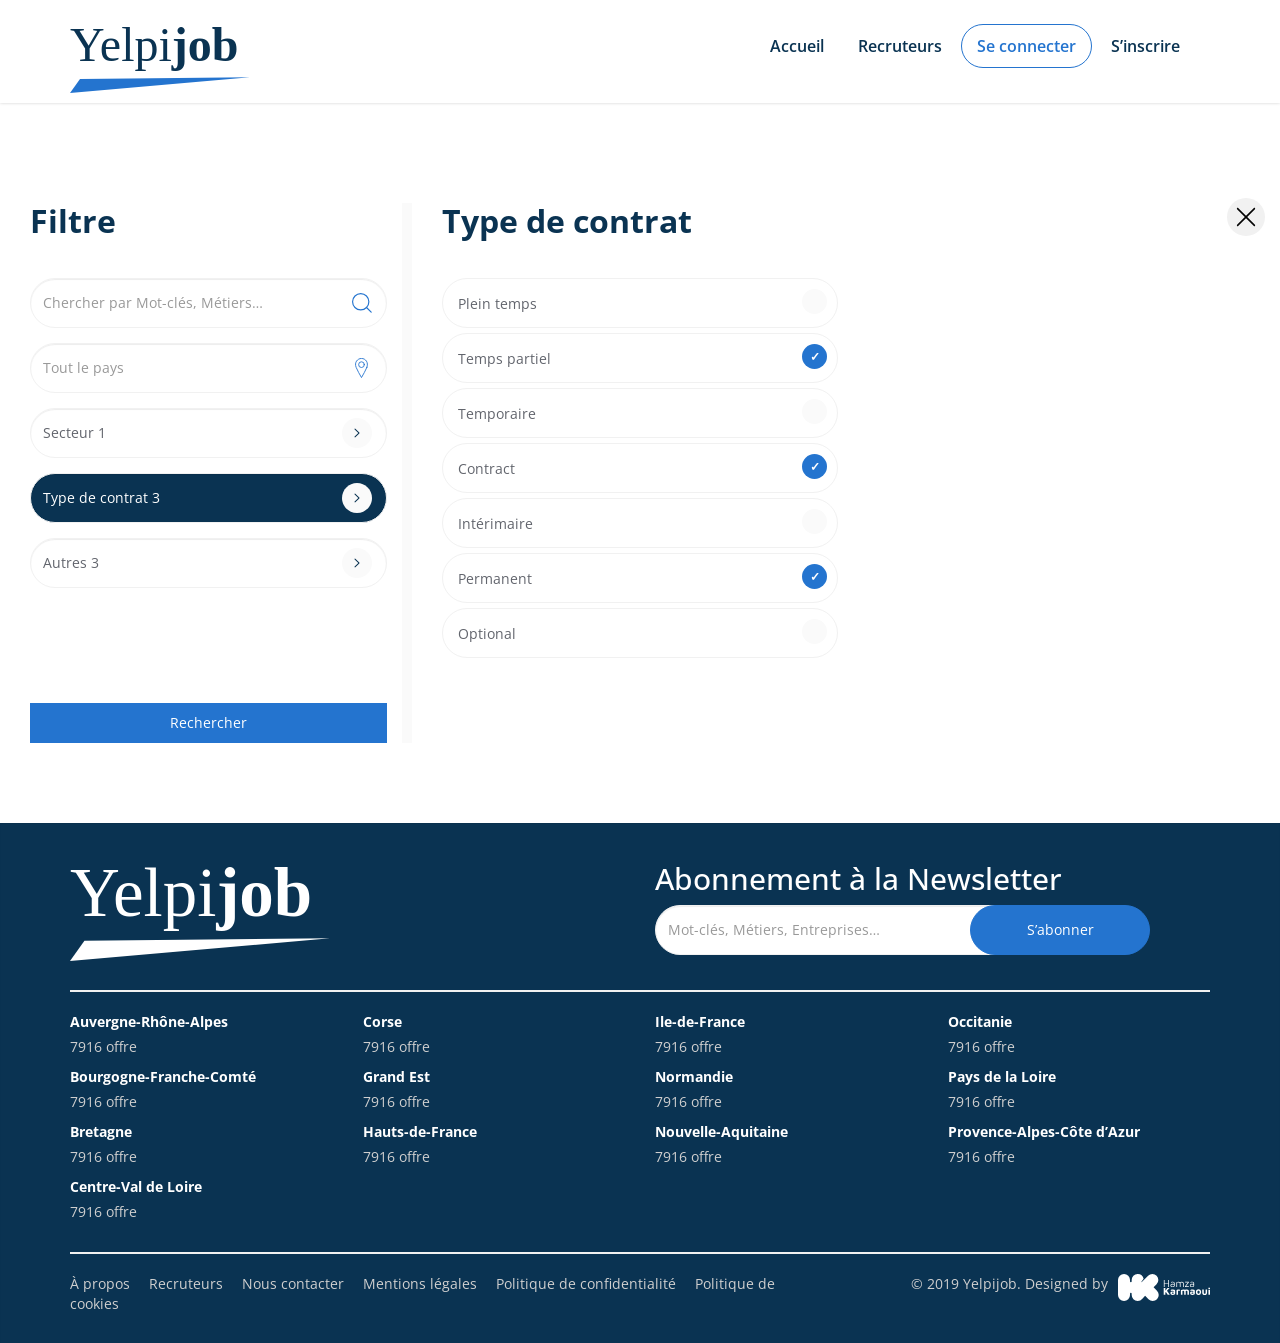
<file: type_contrat.html>
<!DOCTYPE html>
<html>
<head>
    <meta charset="UTF-8">
    <meta name="viewport" content="width=device-width, initial-scale=1.0"> 
    <title></title>
    <link rel="stylesheet" type="text/css" href="ressources/css/global.css">
    <link rel="stylesheet" href="ressources/css/owl.carousel.min.css">
    <link rel="stylesheet" href="ressources/css/owl.theme.default.min.css">
    <link href="https://fonts.googleapis.com/css?family=Open+Sans:400,600,700" rel="stylesheet">
</head>
<body>
<header>
    <div class="container">
        <div class="row">
            <div class="col-sm-3">
                <img src="img/logo.svg" class="img-responsive">
            </div>
            <div class="col-sm-9">
                <nav class="">
                    <div class="navbar-header">
                            <button type="button" class="navbar-toggle" data-toggle="collapse" data-target="#bs-example-navbar-collapse-1">
                              <span class="sr-only">Navigation</span>
                              <span class="icon-bar"></span>
                              <span class="icon-bar"></span>
                              <span class="icon-bar"></span>
                            </button>
                    </div>
                    <div class="collapse navbar-collapse" id="bs-example-navbar-collapse-1">
                        <ul class="">
                            <li><a href="#">Accueil</a></li>
                            <li><a href="#">Recruteurs</a></li>
                            <li><a href="#" class="button">Se connecter</a></li>
                            <li><a href="#">S’inscrire</a></li>
                        </ul>
                    </div>
                </nav>
            </div>
        </div>
    </div>
</header>
<section>
    <div class="container-fluid">
        <div class="row">
            <div class="col-sm-4">
                <div class="filter">
                    <h2>Filtre</h2>
                    <div class="filter-search">
                        <div class="form-group loup">
                            <input type="" name="" class="form-control" placeholder="Chercher par Mot-clés, Métiers…" /> 
                        </div>
                        <div class="form-group map">
                            <input type="" name="" class="form-control" placeholder="Tout le pays"> 
                        </div>
                        <div class="form-group">
                            <div class="select2">
                               <select class="form-control">
                                   <option>Secteur 1</option>
                                   <option>Secteur 2</option>
                                   <option>Secteur 3</option>
                               </select>
                           </div>
                        </div>
                        <div class="form-group">
                            <div class="select2 active">
                                <select class="form-control">
                                    <option>Type de contrat 3</option>
                                   <option>Type de contrat 1</option>
                                   <option>Type de contrat 2</option>
                               </select>
                           </div>
                        </div>
                        <div class="form-group">
                            <div class="select2">
                                <select class="form-control">
                                   <option>Autres 3</option>
                               </select>
                           </div>
                        </div>
                    </div>
                     <button class="button2">Rechercher</button>
                </div>
            </div>
            <div class="col-sm-8">
                <h2>Type de contrat <span class="close"></span></h2>
                <div class="row">
                    <div class="col-sm-6">
                        <label for="check1" class="badgebox1">
                            Plein temps <input type="checkbox" id="check1" class="badgebox">
                            <span class="badge">&check;</span>
                        </label>
                        <label for="check2" class="badgebox1">
                            Temps partiel <input type="checkbox" id="check2" class="badgebox" checked>
                            <span class="badge">&check;</span>
                        </label>
                        <label for="check3" class="badgebox1">
                            Temporaire <input type="checkbox" id="check3" class="badgebox">
                            <span class="badge">&check;</span>
                        </label>
                        <label for="check4" class="badgebox1">
                            Contract <input type="checkbox" id="check4" class="badgebox" checked>
                            <span class="badge">&check;</span>
                        </label>
                        <label for="check5" class="badgebox1">
                            Intérimaire <input type="checkbox" id="check5" class="badgebox">
                            <span class="badge">&check;</span>
                        </label>
                        <label for="check6" class="badgebox1">
                            Permanent <input type="checkbox" id="check6" class="badgebox" checked>
                            <span class="badge">&check;</span>
                        </label>
                        <label for="check7" class="badgebox1">
                            Optional <input type="checkbox" id="check7" class="badgebox">
                            <span class="badge">&check;</span>
                        </label>
                    </div>
                </div>
            </div>
        </div>
    </div>
</section>
<footer class="bg-blue">
    <div class="container">
        <div class="row">
            <div class="col-sm-6">
                <img src="img/logo-white.svg" class="img-responsive">
            </div>
            <div class="col-sm-6">
                <div class="newsletter">
                    <h2>Abonnement à la Newsletter</h2>
                    <div class="row">
                        <div class="col-sm-8 noPaddingRight">
                            <div class="form-group">
                                <input type="" name="" class="form-control" placeholder="Mot-clés, Métiers, Entreprises…"> 
                            </div>
                        </div>
                        <div class="col-sm-4 noPaddingLeft">
                            <div class="form-group">
                               <button class="button1">S’abonner</button> 
                            </div>
                        </div>
                    </div>
                </div>
            </div>
        </div>
        <hr>
        <div class="row">
            <div class="col-sm-3">
                <p><span>Auvergne-Rhône-Alpes</span> 7916 offre</p>
                <p><span>Bourgogne-Franche-Comté</span> 7916 offre</p>
                <p><span>Bretagne</span> 7916 offre</p>
                <p><span>Centre-Val de Loire</span> 7916 offre</p>
            </div>
            <div class="col-sm-3">
                <p><span>Corse</span> 7916 offre</p>
                <p><span>Grand Est</span> 7916 offre</p>
                <p><span>Hauts-de-France</span> 7916 offre</p>
            </div>
            <div class="col-sm-3">
                <p><span>Ile-de-France</span> 7916 offre</p>
                <p><span>Normandie</span> 7916 offre</p>
                <p><span>Nouvelle-Aquitaine</span> 7916 offre</p>
            </div>
            <div class="col-sm-3">
                <p><span>Occitanie</span> 7916 offre</p>
                <p><span>Pays de la Loire</span> 7916 offre</p>
                <p><span>Provence-Alpes-Côte d’Azur</span> 7916 offre</p>
            </div>
        </div>
        <hr>
        <div class="row">
            <div class="col-sm-8">
                <p>
                    <a href="">À propos</a>
                    <a href="">Recruteurs</a>
                    <a href="">Nous contacter</a>
                    <a href="">Mentions légales</a>
                    <a href="">Politique de confidentialité</a>
                    <a href="">Politique de cookies</a>
                </p>
            </div>
            <div class="col-sm-4">
                <p class="text-right">© 2019 Yelpijob. Designed by <img src="img/logo-footer.svg" class="logo-footer" /></p>
            </div>
        </div>
    </div>
</footer>
<script src="ressources/js/jquery-1.11.0.min.js"></script>
<script src="ressources/js/bootstrap.min.js"></script>
<script src="ressources/js/owl.carousel.js"></script>
</body>
</html>
</file>
<file: ressources/css/filter_price.css>
.filter-price {
  width: 260px;
  border: 0;
  padding: 0;
  margin: 0;
}

.price-title {
  position: relative;
  color: #fff;
  font-size: 14px;
  line-height: 1.2em;
  font-weight: 400;
  background: #d58e32;
  padding: 10px;
}

.price-container {
  padding: 5px;
  width: 100%;
}

.price-wrap-2
{
  float: right;
}
.price-wrap-1
{
  float: left;
}
.entre {
  position: relative;
  top: 11px;
  padding-right: 10px;
}

.price-field {
  position: relative;
  width: 100%;
  height: 36px;
  box-sizing: border-box;
  padding-top: 15px;
  padding-left: 0px;
}

.price-field input[type=range] {
  position: absolute;
}

/* Reset style for input range */

.price-field input[type=range] {
  width: 100%;
  height: 4px;
  border: 1px solid #fff;
  outline: 0;
  box-sizing: border-box;
  border-radius: 10px;
  pointer-events: none;
  -webkit-appearance: none;
}

.price-field input[type=range]::-webkit-slider-thumb {
  -webkit-appearance: none;
}

.price-field input[type=range]:active,
.price-field input[type=range]:focus {
  outline: 0;
}

.price-field input[type=range]::-ms-track {
  width: 188px;
  height: 2px;
  border: 0;
  outline: 0;
  box-sizing: border-box;
  border-radius: 5px;
  pointer-events: none;
  background: transparent;
  border-color: transparent;
  color: red;
  border-radius: 5px;
}

/* Style toddler input range */

.price-field input[type=range]::-webkit-slider-thumb {
  /* WebKit/Blink */
  position: relative;
  -webkit-appearance: none;
  margin: 0;
  border: 0;
  outline: 0;
  border-radius: 50%;
  height: 16px;
  width: 16px;
  margin-top: -8px;
  background-color: #0A3352;
  cursor: pointer;
  cursor: pointer;
  pointer-events: all;
  z-index: 100;
}

.price-field input[type=range]::-moz-range-thumb {
  /* Firefox */
  position: relative;
  appearance: none;
  margin: 0;
  border: 0;
  outline: 0;
  border-radius: 50%;
  height: 10px;
  width: 10px;
  margin-top: -5px;
  background-color: #fff;
  cursor: pointer;
  cursor: pointer;
  pointer-events: all;
  z-index: 100;
}

.price-field input[type=range]::-ms-thumb {
  /* IE */
  position: relative;
  appearance: none;
  margin: 0;
  border: 0;
  outline: 0;
  border-radius: 50%;
  height: 10px;
  width: 10px;
  margin-top: -5px;
  background-color: #0A3352;
  cursor: pointer;
  cursor: pointer;
  pointer-events: all;
  z-index: 100;
}

/* Style track input range */

.price-field input[type=range]::-webkit-slider-runnable-track {
  /* WebKit/Blink */
  width: 188px;
  height: 2px;
  cursor: pointer;
  background: #CFCFCF;
  border-radius: 5px;
}

.price-field input[type=range]::-moz-range-track {
  /* Firefox */
  width: 188px;
  height: 2px;
  cursor: pointer;
  background: #0A3352;
  border-radius: 5px;
}

.price-field input[type=range]::-ms-track {
  /* IE */
  width: 188px;
  height: 2px;
  cursor: pointer;
  background: #0A3352;
  border-radius: 5px;
}

/* Style for input value block */

.price-wrap {
  display: flex;
  color: #242424;
  font-size: 14px;
  line-height: 1.2em;
  font-weight: 400;
  margin-bottom: 0px;
}

.price-wrap-1,
.price-wrap-2 {
}

.price-title {
  margin-right: 5px;
}

.price-wrap_line {
  position: relative;
  top: 10px;
  padding: 0px 20px;
}

.price-wrap #one,
.price-wrap #two {
  width: 47px;
  height: 24px;
  text-align: right;
  margin: 0;
  padding: 0;
  margin-right: 2px;
  background: 0;
  border: 0;
  outline: 0;
  color: #242424;
  font-family: 'Karla', 'Arial', sans-serif;
  font-size: 14px;
  line-height: 1.2em;
  font-weight: 400;
}

.price-wrap #one1,
.price-wrap #two1 {
  width: 30px;
  text-align: right;
  margin: 0;
  padding: 0;
  margin-right: 2px;
  background: 0;
  border: 0;
  outline: 0;
  color: #242424;
  font-family: 'Karla', 'Arial', sans-serif;
  font-size: 14px;
  line-height: 1.2em;
  font-weight: 400;
}

.price-wrap label {
  text-align: right;
  margin-top: 6px;
  padding-left: 5px;
}

/* Style for active state input */

.price-field input[type=range]:hover::-webkit-slider-thumb {
  box-shadow: 0 0 0 0.5px #0A3352;
  transition-duration: 0.3s;
}

.price-field input[type=range]:active::-webkit-slider-thumb {
  box-shadow: 0 0 0 0.5px #242424;
  transition-duration: 0.3s;
}
.price-wrap #one
{
  text-align: left;
}
</file>
